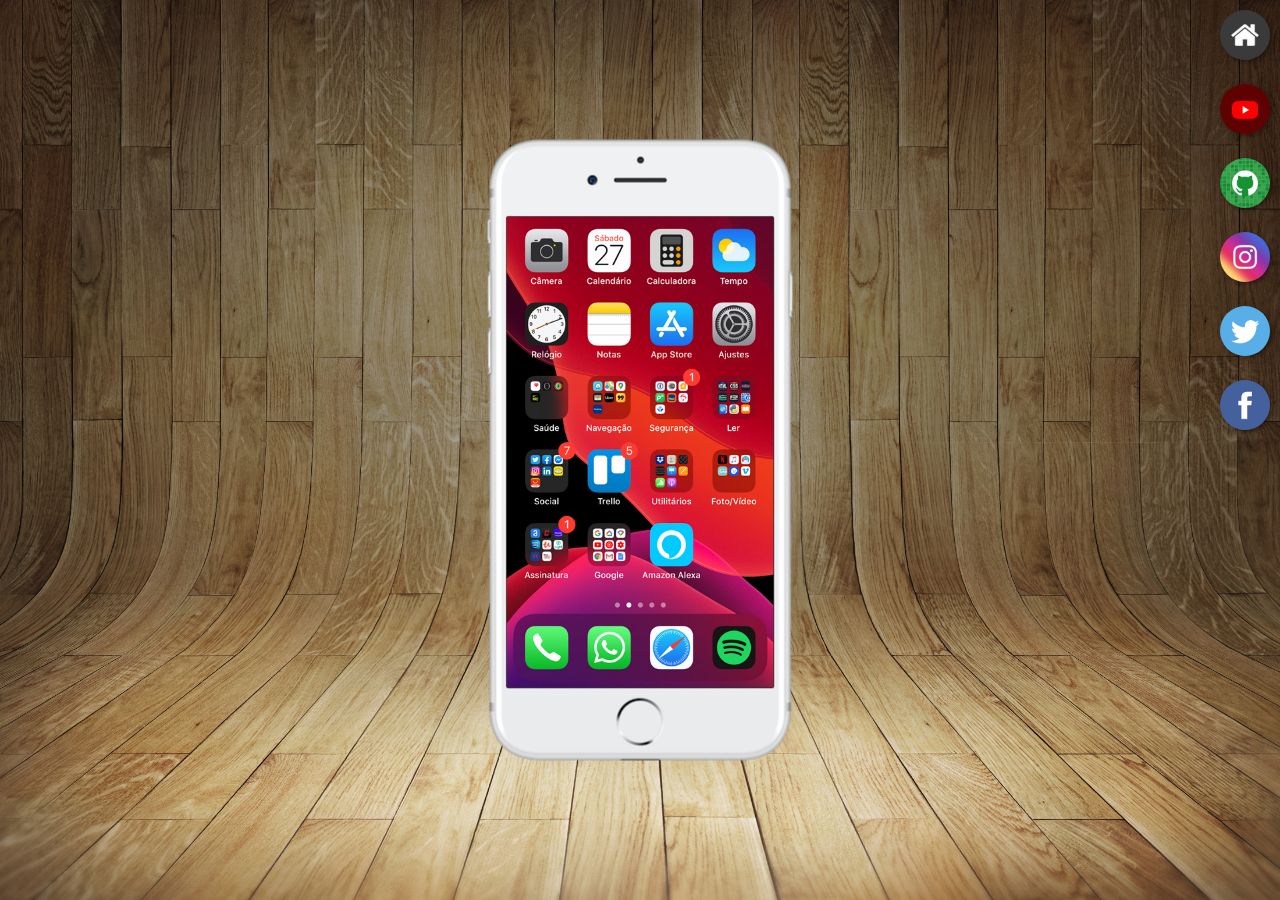
<file: index.html>
<!DOCTYPE html>
<html lang="pt-br">
<head>
    <meta charset="UTF-8">
    <meta http-equiv="X-UA-Compatible" content="IE=edge">
    <meta name="viewport" content="width=device-width, initial-scale=1.0">
    <link rel="shortcut icon" href="favicon.ico" type="image/x-icon">
    <link rel="stylesheet" href="estilos/style.css">
    <title>Projeto Redes Sociais</title>
</head>
<body>
    <main>
        <section id="telefone">
            <iframe src="home.html" name="tela" id="tela"
            frameborder="0">
                Seu navegador não é compatível com isso.
            </iframe>
        </section>
        <section id="redes-sociais">
            <a href="home.html" target="tela"><img src="imagens/logo-home.jpg" alt="Home"></a> <br>
            <a href="youtube.html" target="tela"><img src="imagens/logo-youtube.jpg" alt="YouTube"></a> <br>
            <a href="github.html" target="tela"><img src="imagens/logo-github.jpg" alt="GitHub"></a> <br>
            <a href="instagram.html" target="tela"><img src="imagens/logo-instagram.jpg" alt="Instagram"></a> <br>
            <a href="twitter.html" target="tela"><img src="imagens/logo-twitter.jpg" alt="twitter"></a> <br>
            <a href="facebook.html" target="tela"><img src="imagens/logo-facebook.jpg" alt="Facebook"></a>
        </section>
    </main>
</body>
</html>
</file>
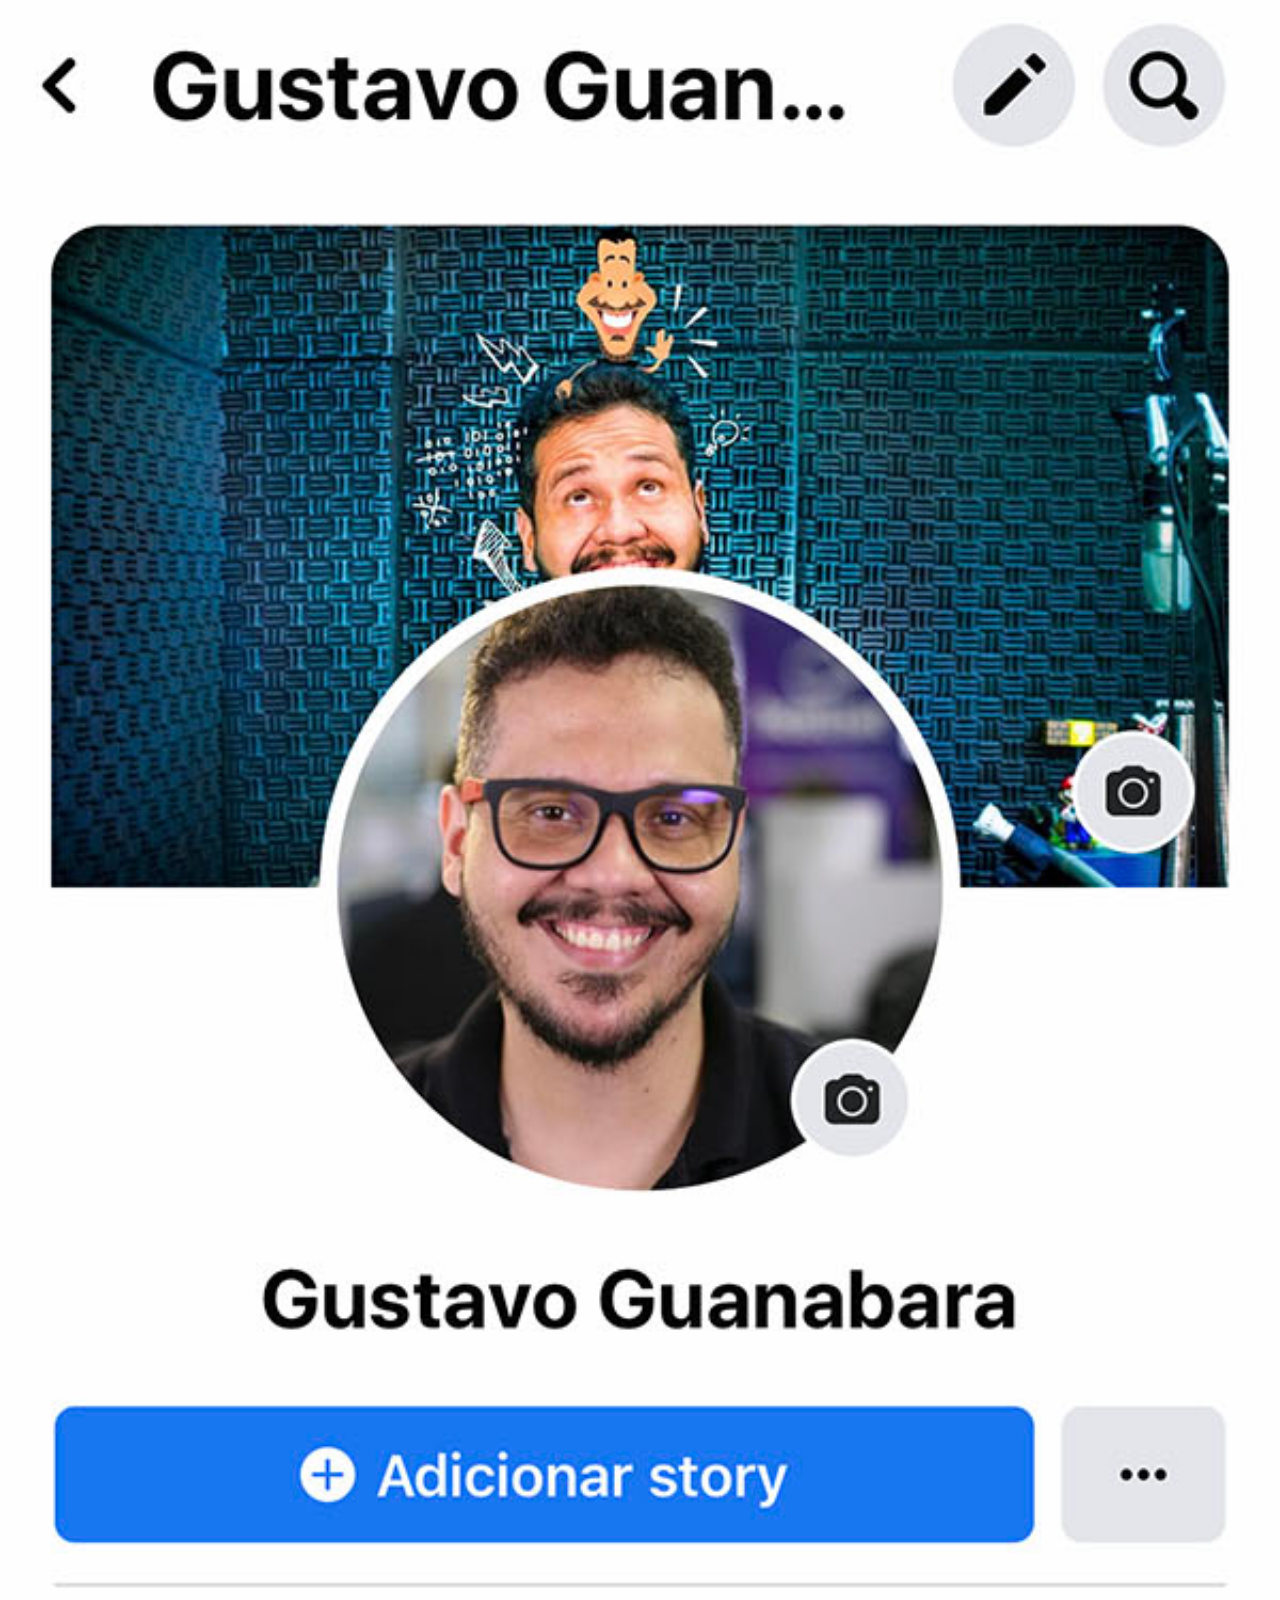
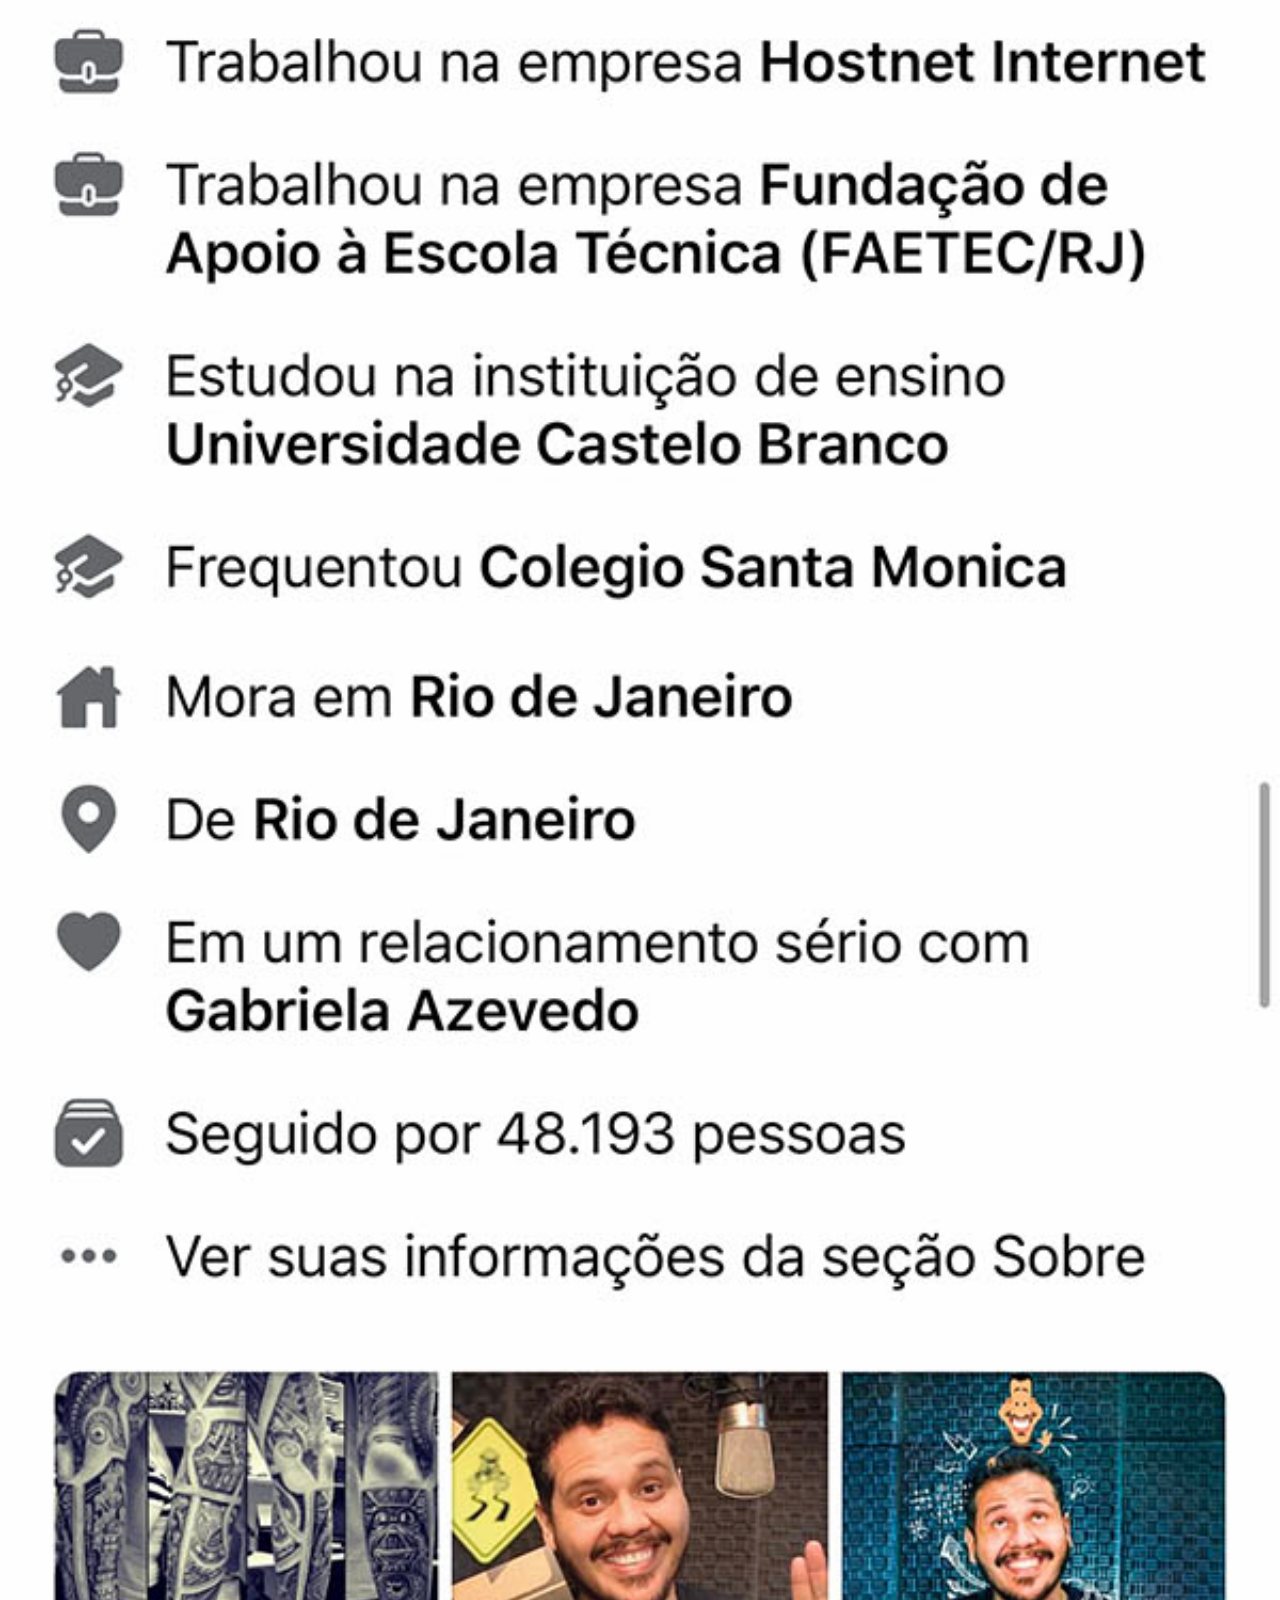
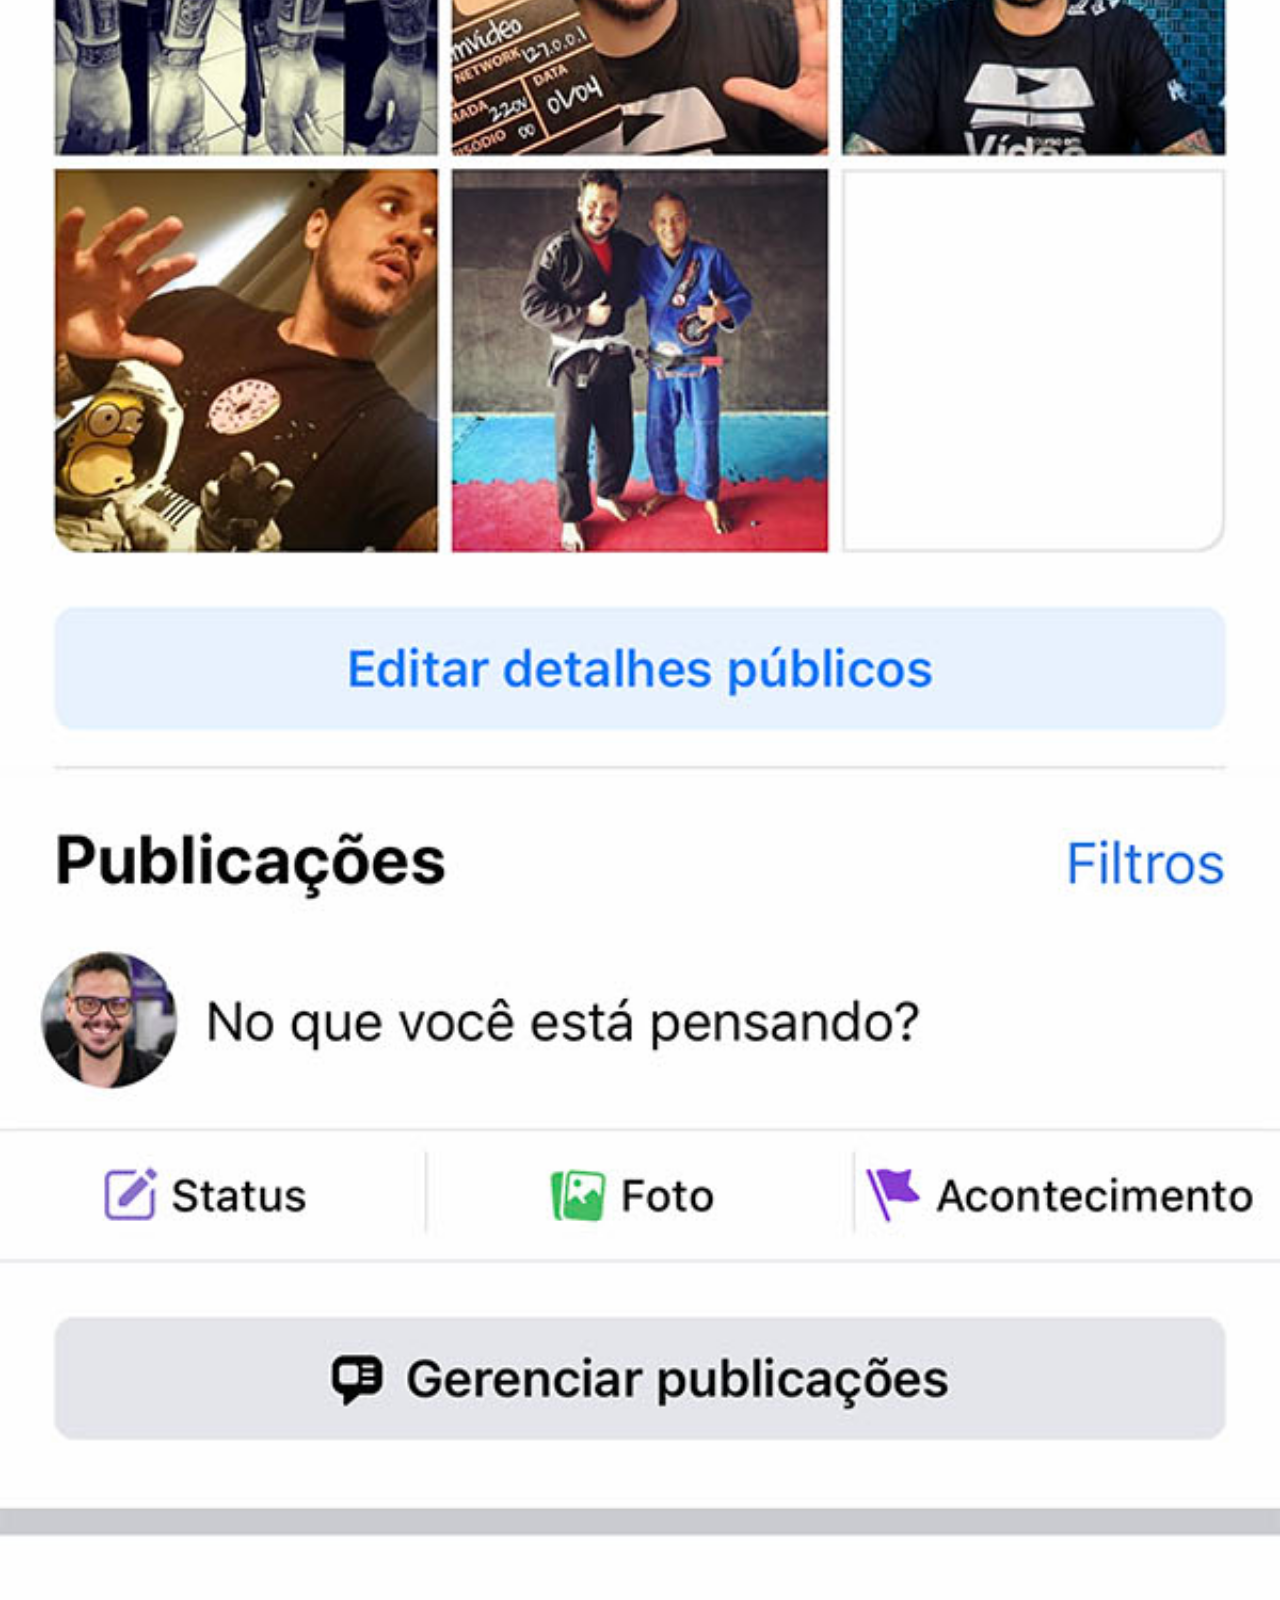
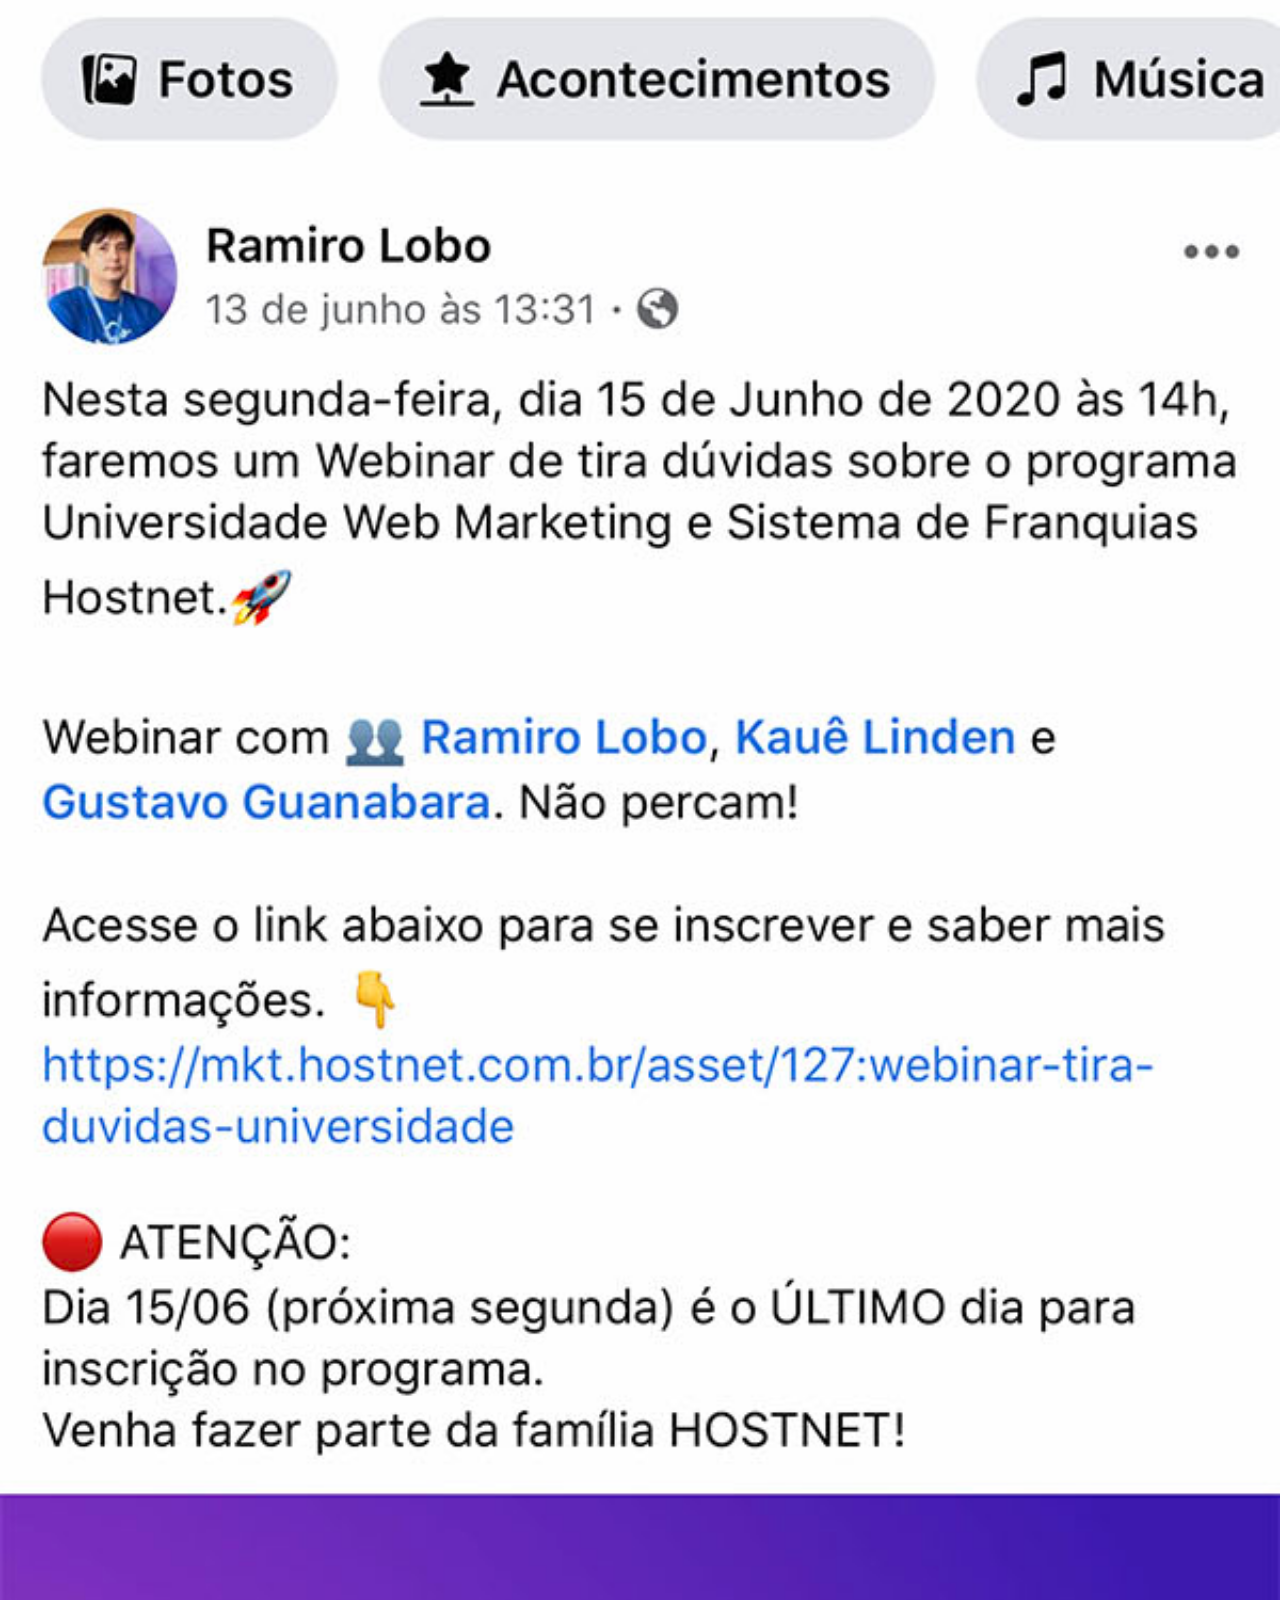
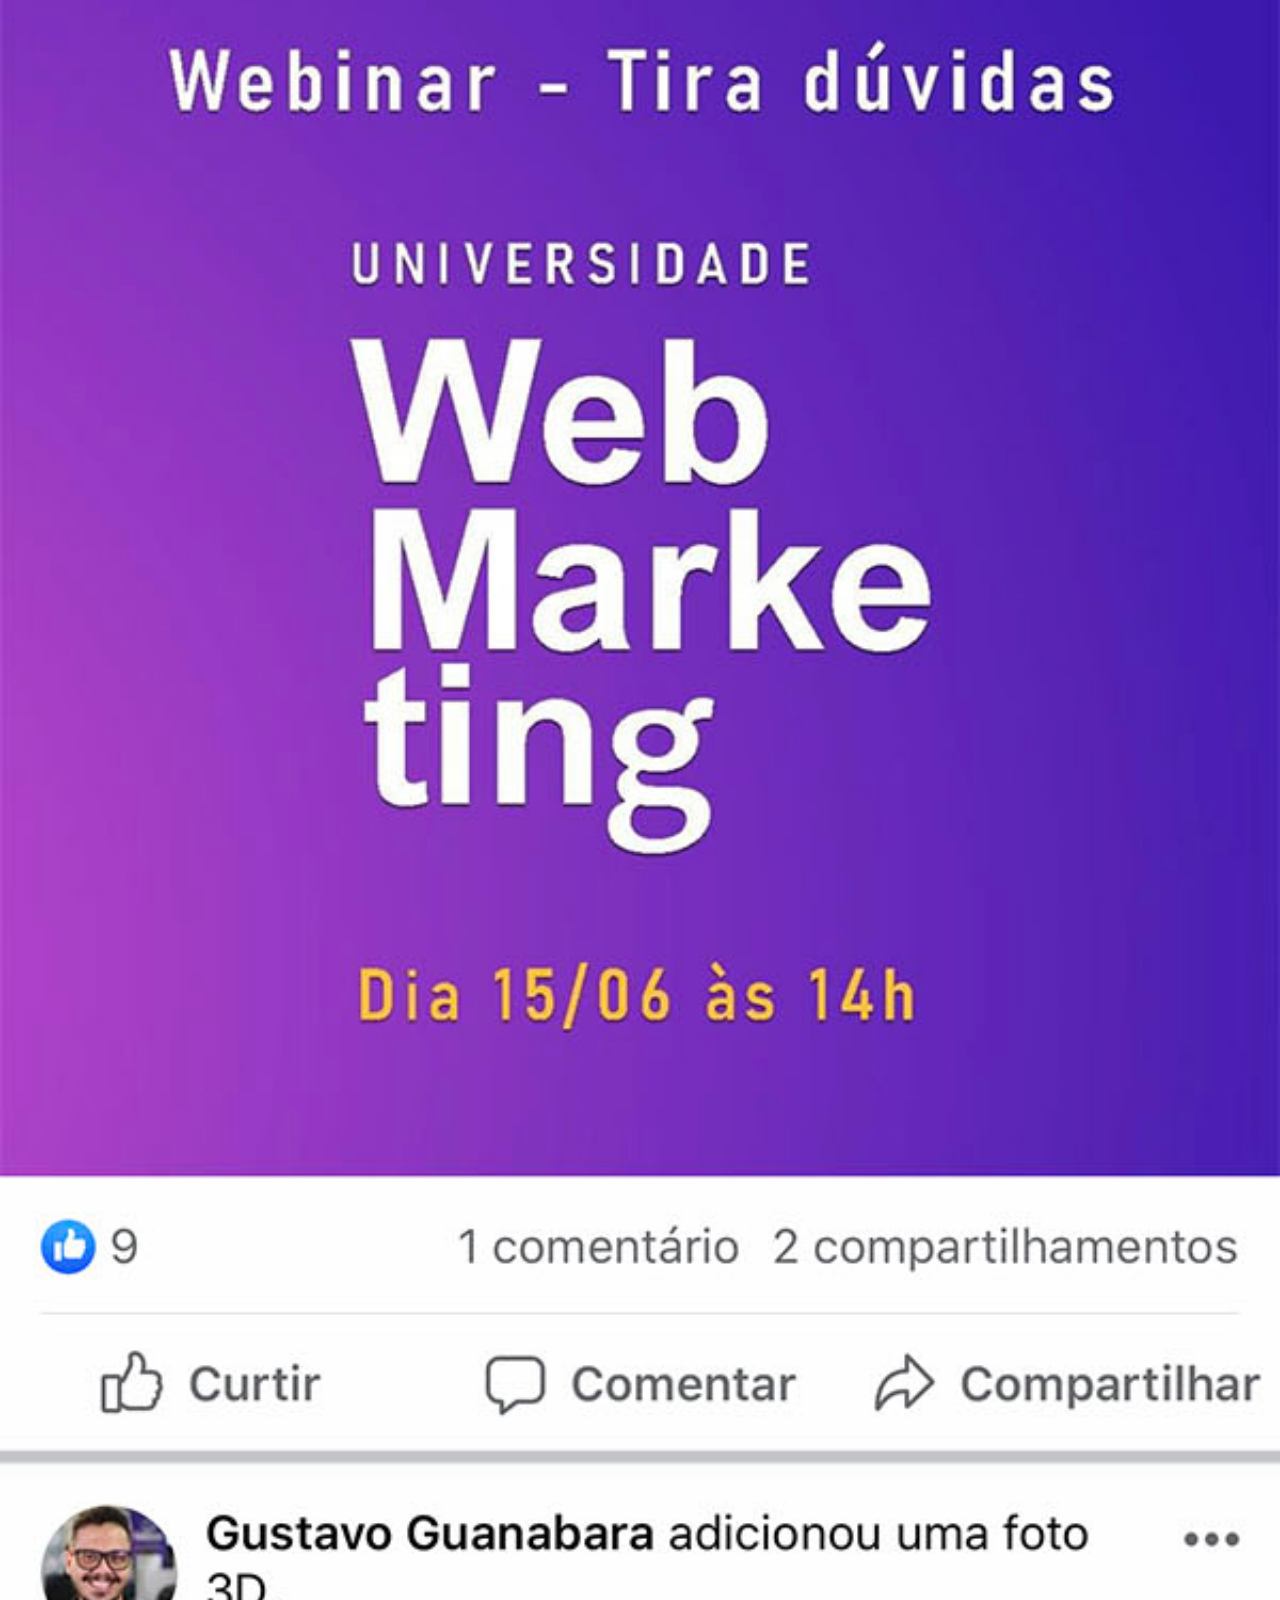
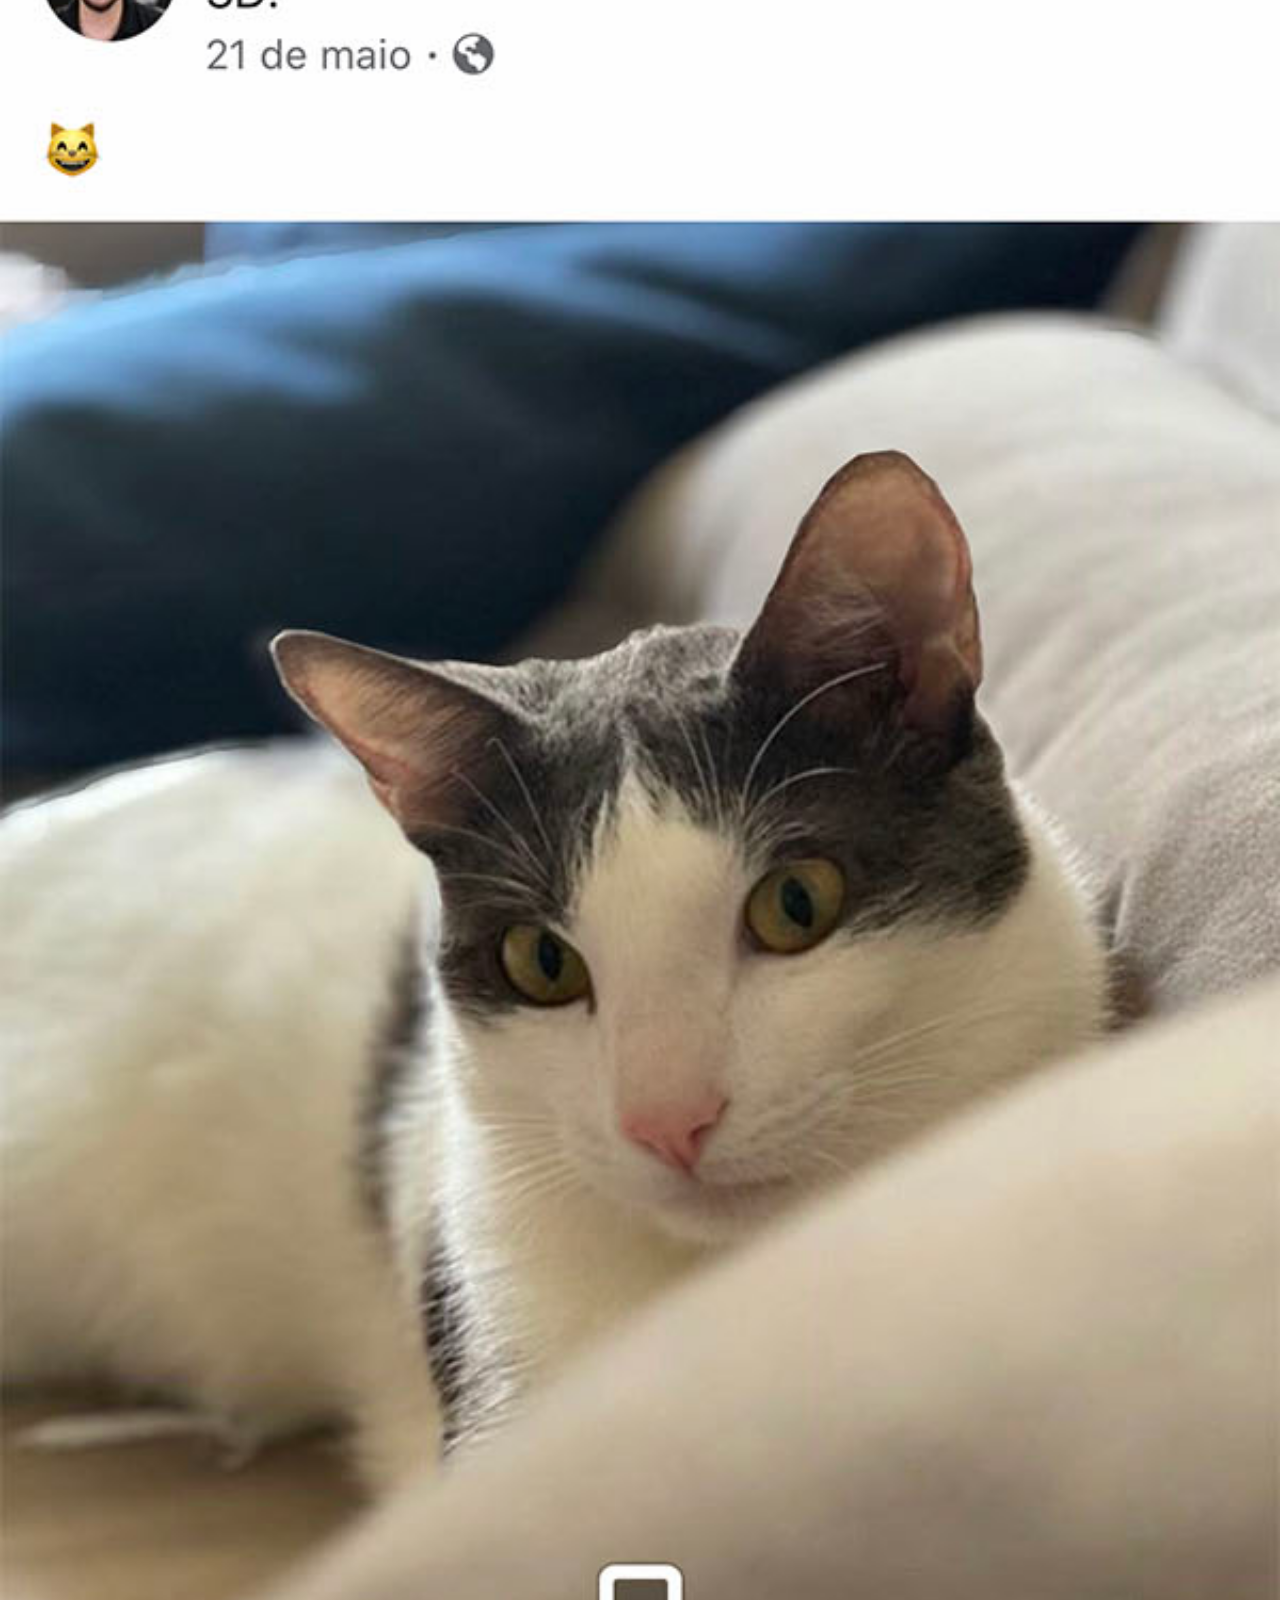
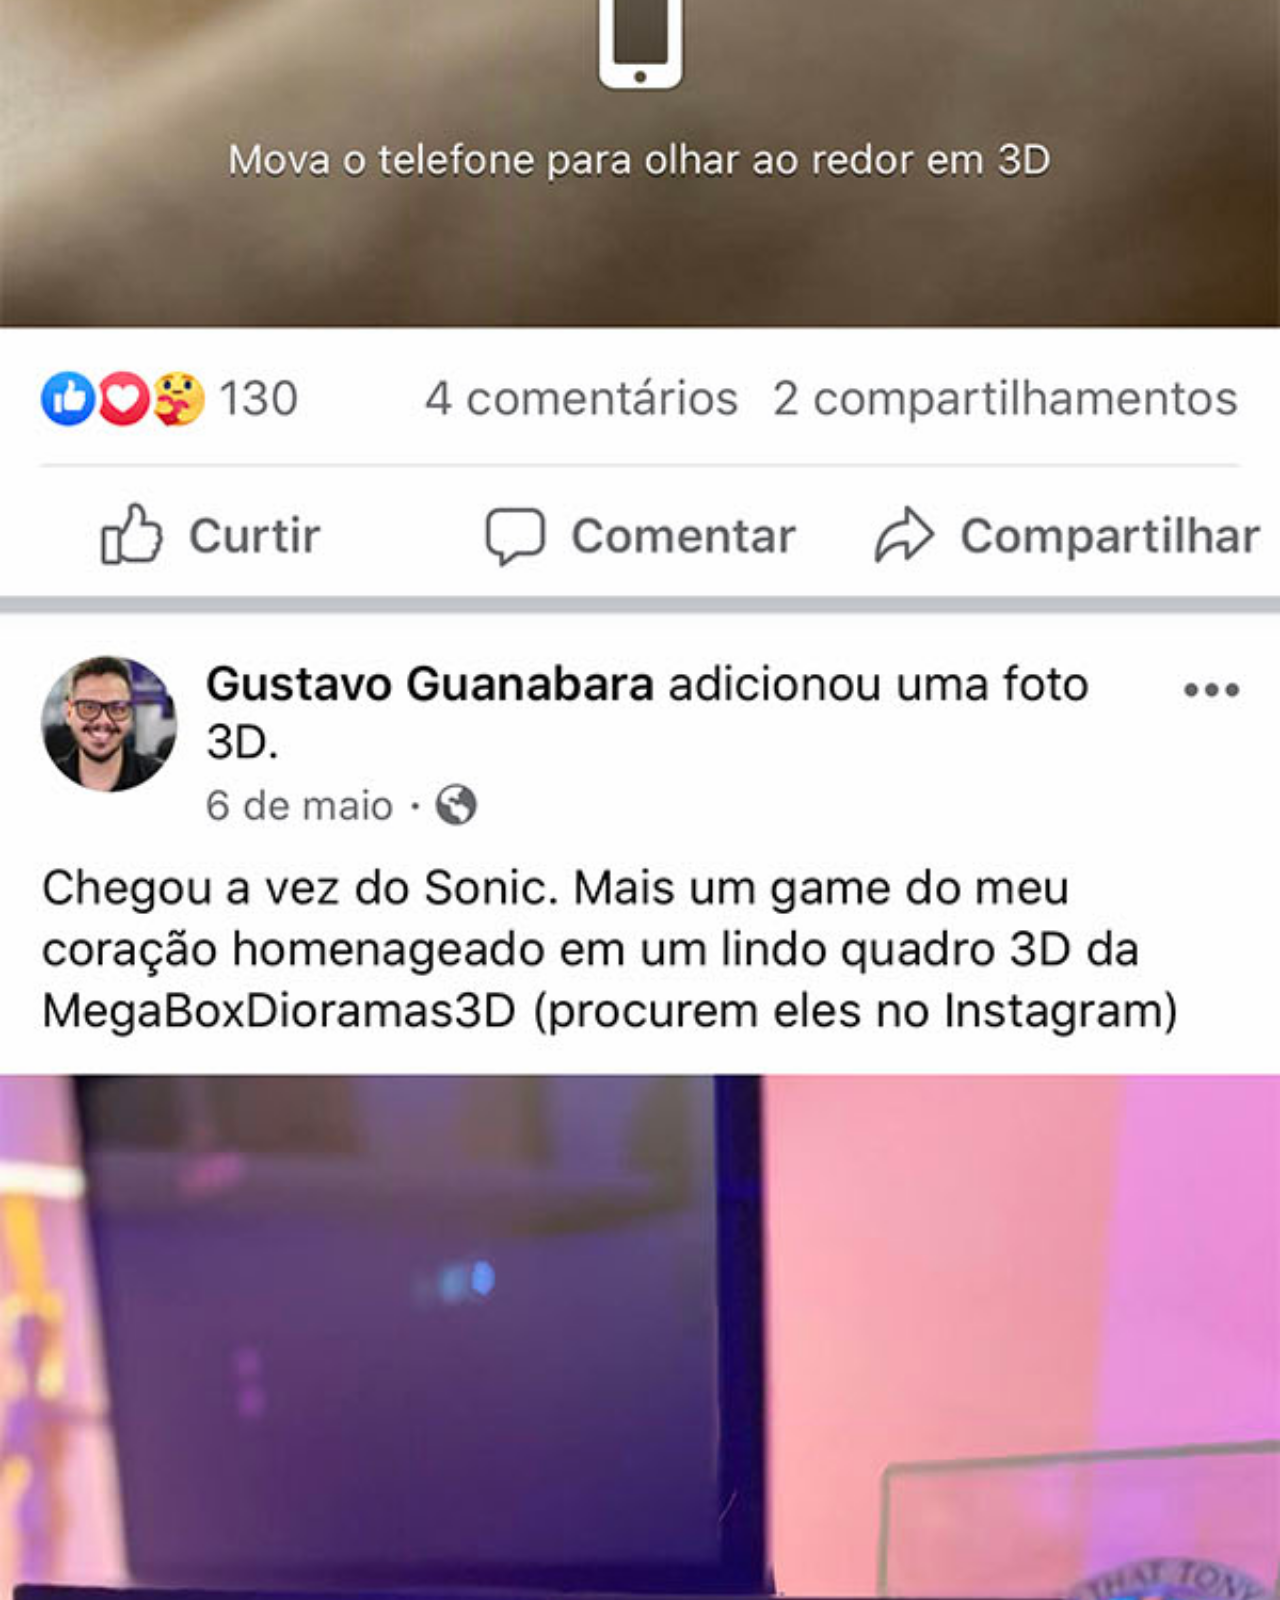
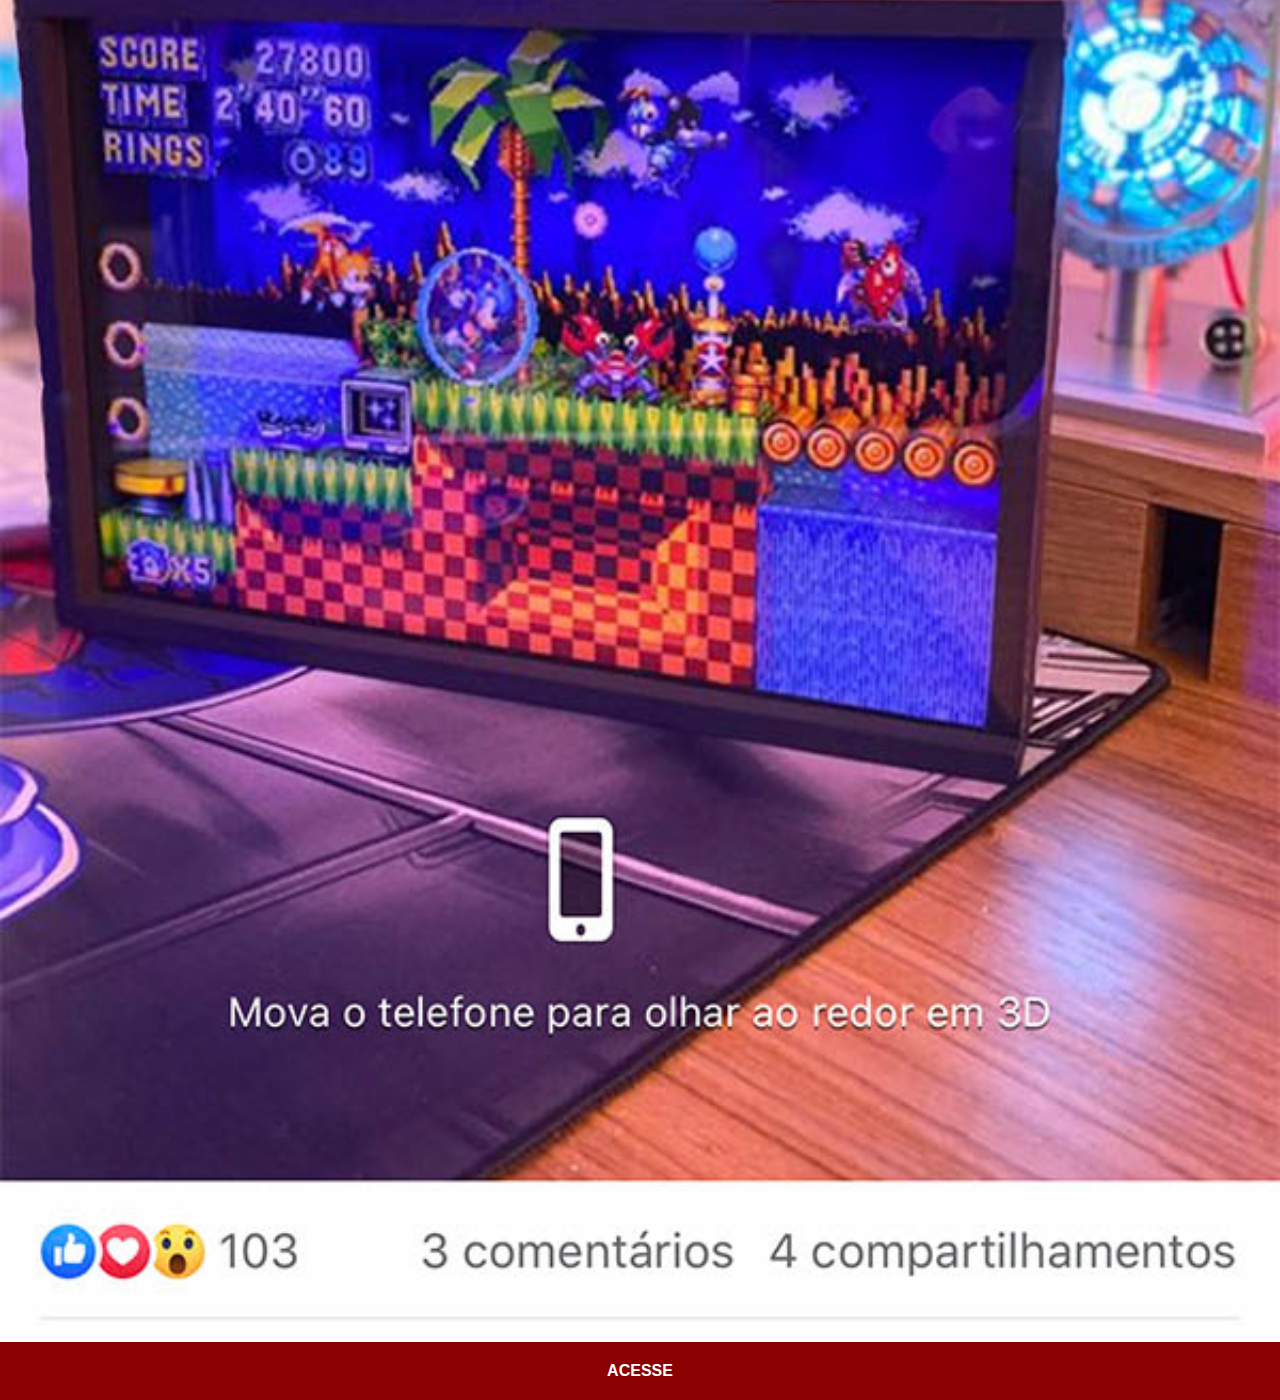
<file: facebook.html>
<!DOCTYPE html>
<html lang="pt-br">
<head>
    <meta charset="UTF-8">
    <meta http-equiv="X-UA-Compatible" content="IE=edge">
    <meta name="viewport" content="width=device-width, initial-scale=1.0">
    <title>Facebook</title>
    <link rel="stylesheet" href="estilos/social.css">
</head>
<body>
    <img src="imagens/tela-facebook.jpg" alt="Facebook">
    <a href="https://www.facebook.com/gustavoguanabara" target="_blank">ACESSE</a>
</body>
</html>
</file>
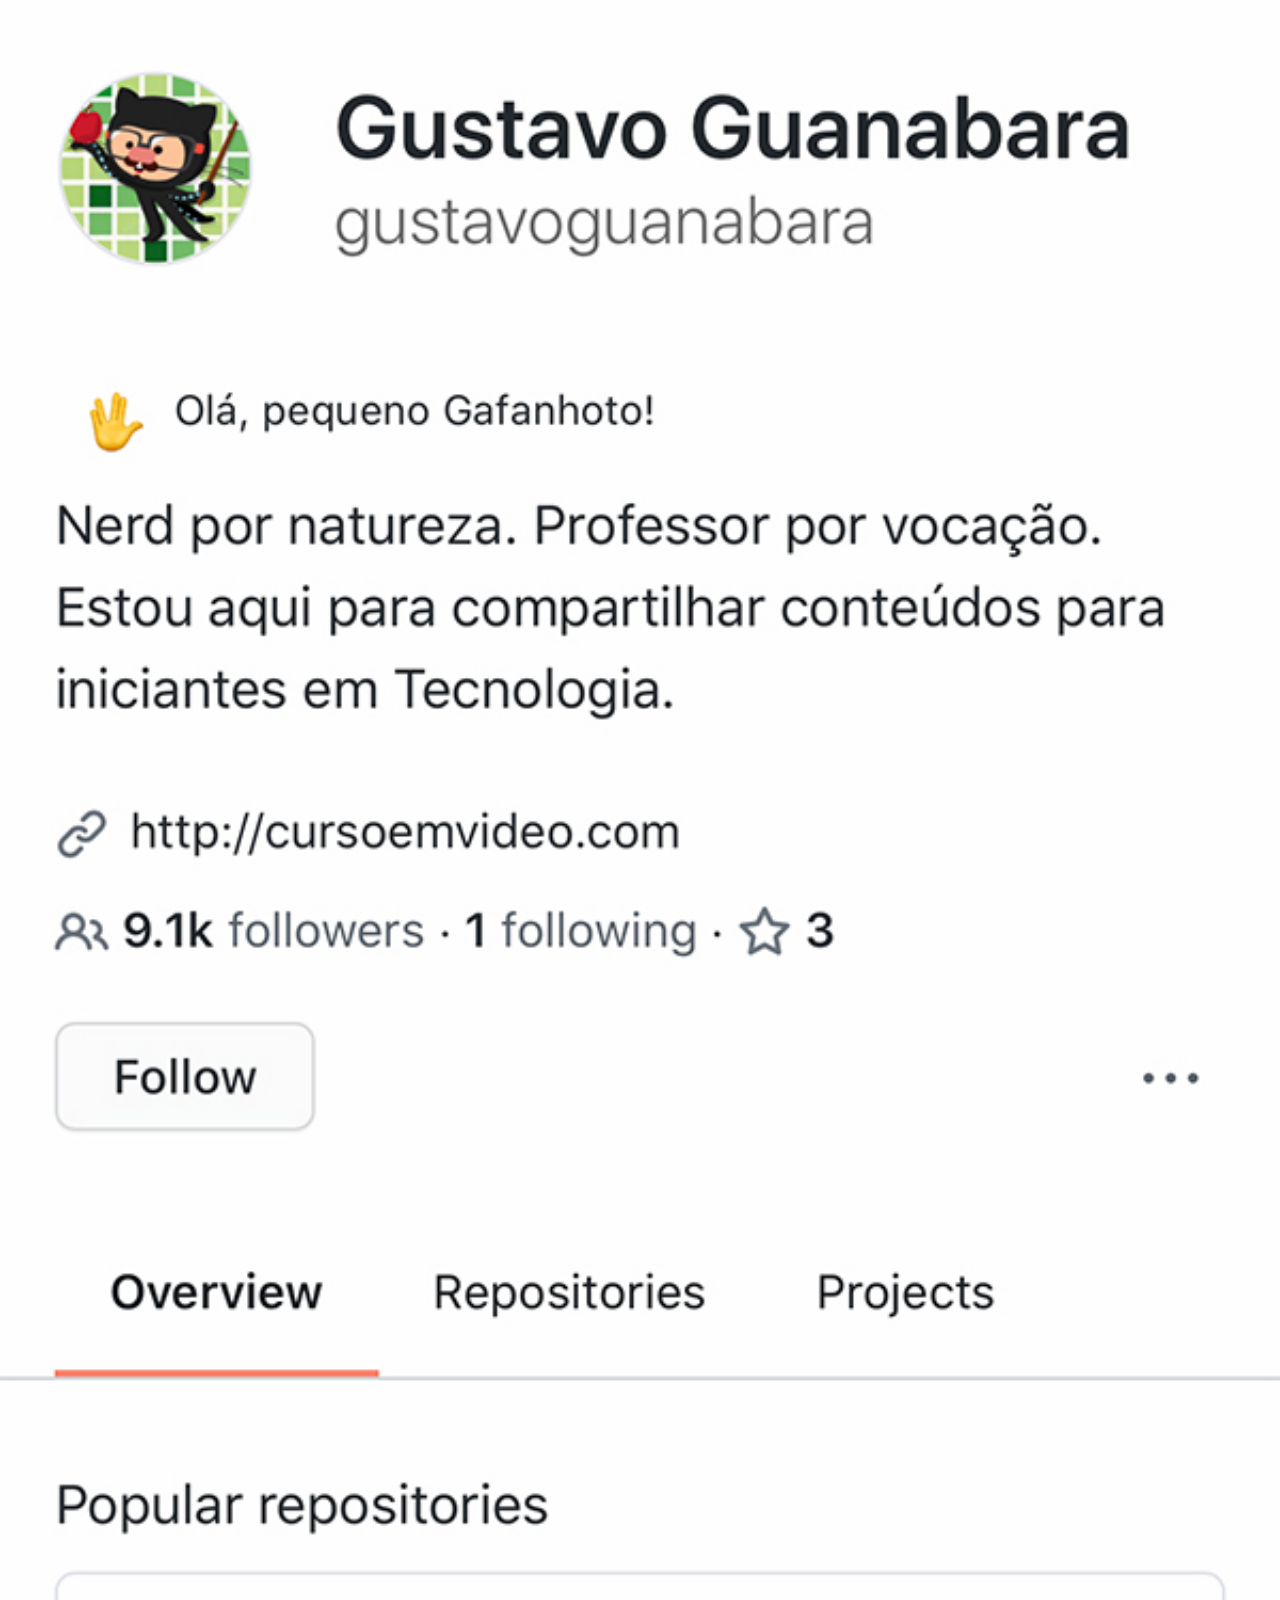
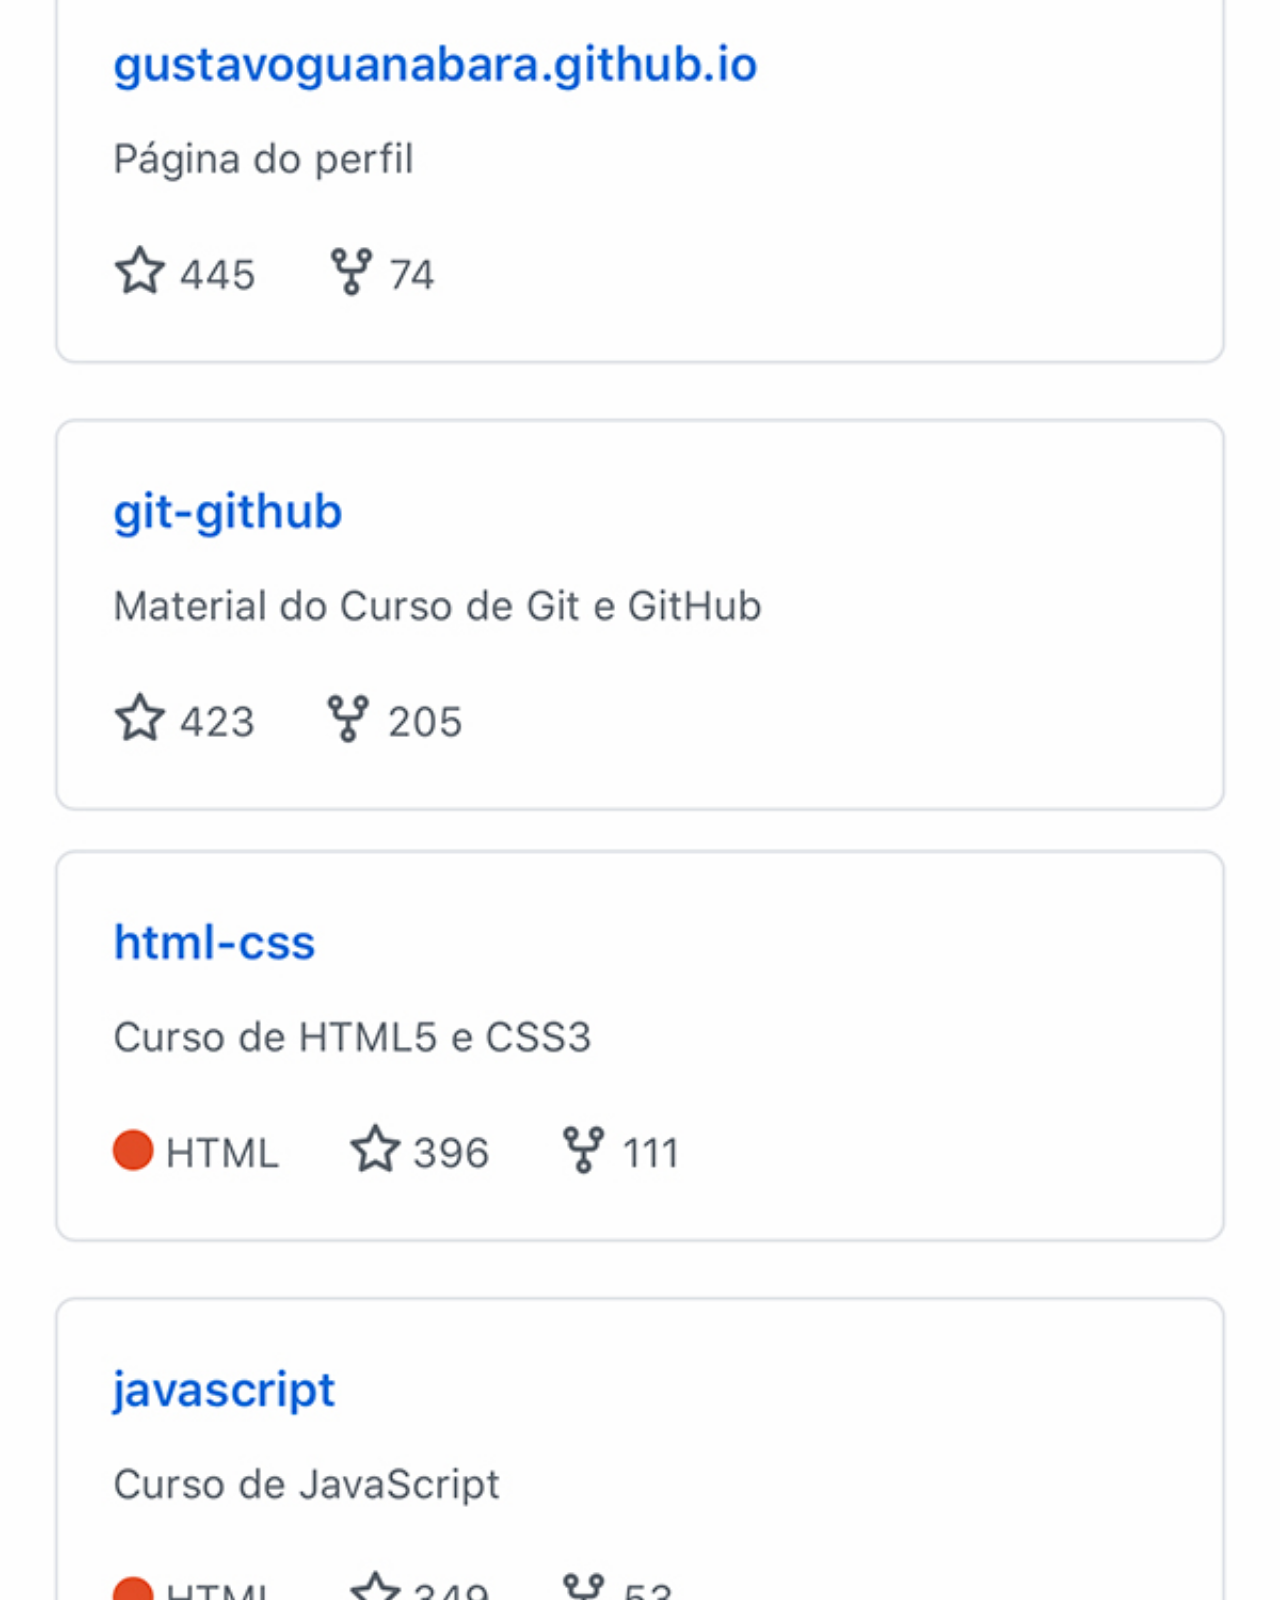
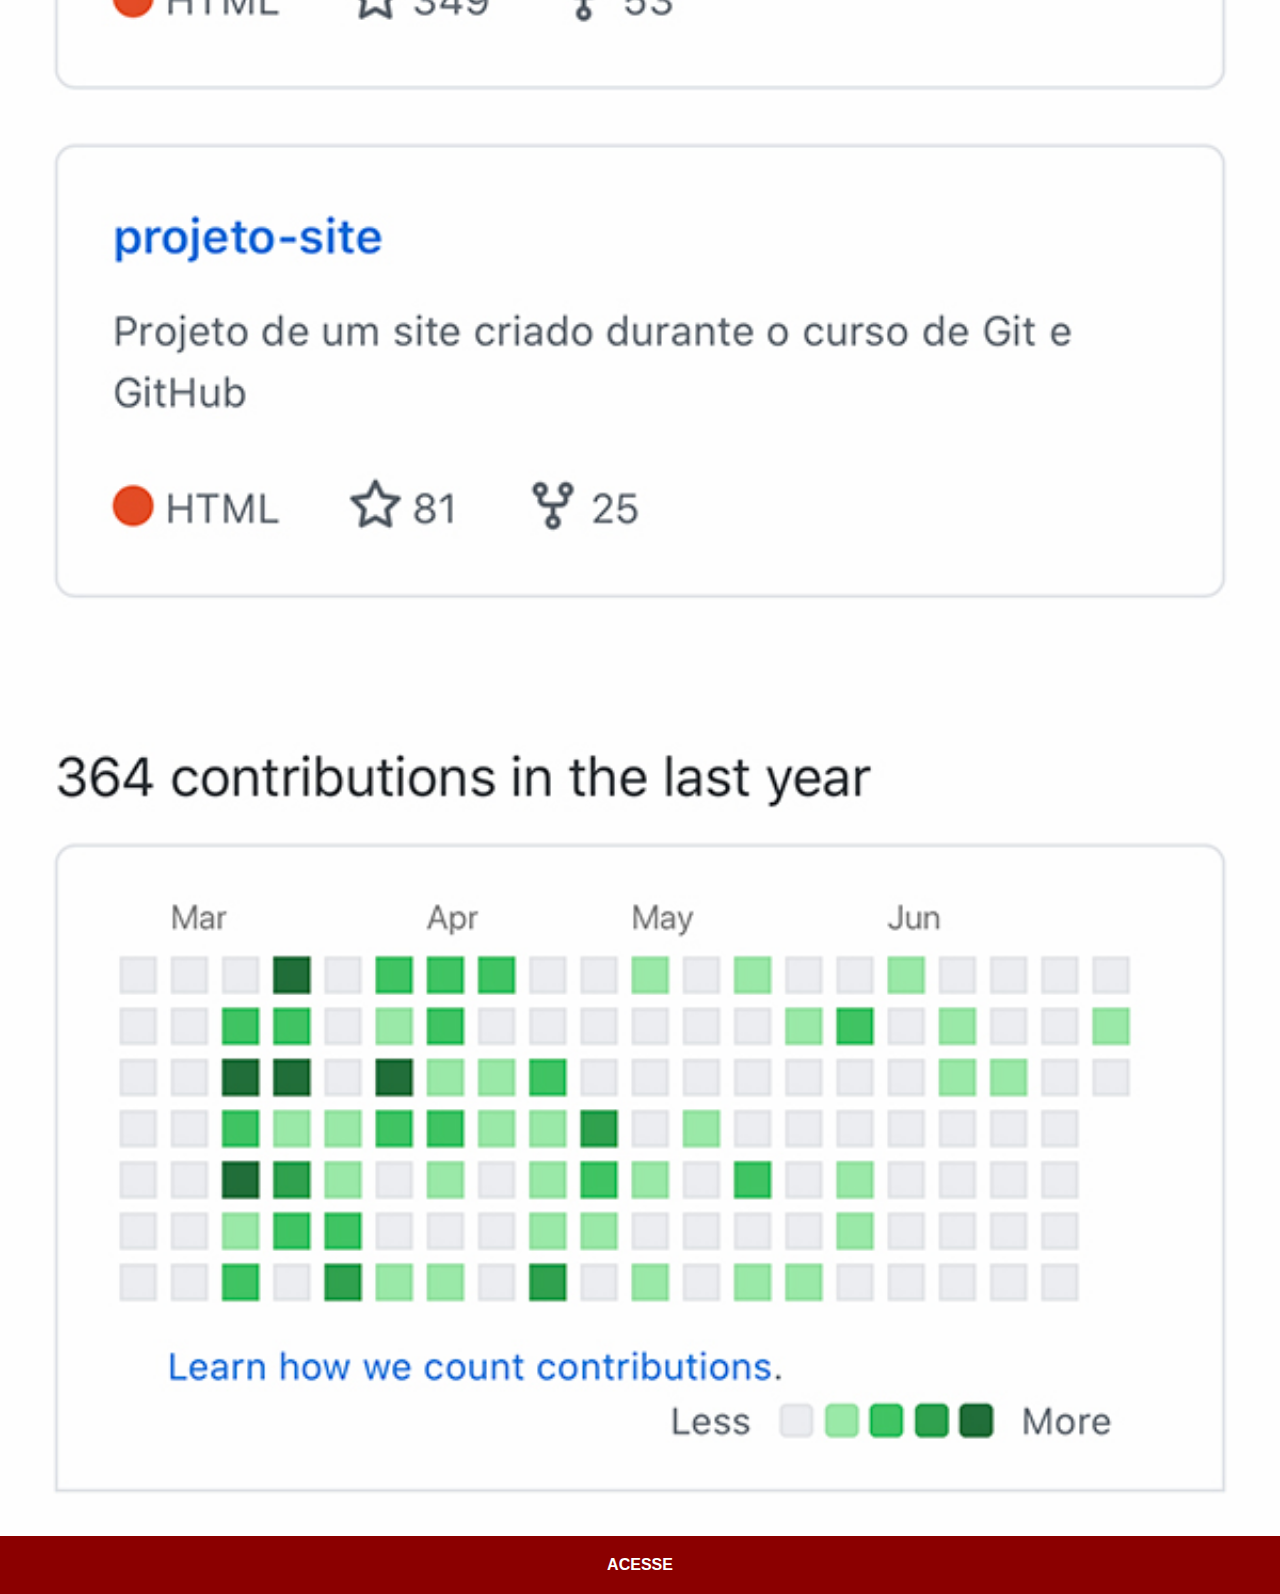
<file: github.html>
<!DOCTYPE html>
<html lang="pt-br">
<head>
    <meta charset="UTF-8">
    <meta http-equiv="X-UA-Compatible" content="IE=edge">
    <meta name="viewport" content="width=device-width, initial-scale=1.0">
    <title>GitHub</title>
    <link rel="stylesheet" href="estilos/social.css">
</head>
<body>
    <img src="imagens/tela-github.jpg" alt="GitHub">
    <a href="https://github.com/gustavoguanabara" target="_blank">ACESSE</a>
</body>
</html>
</file>
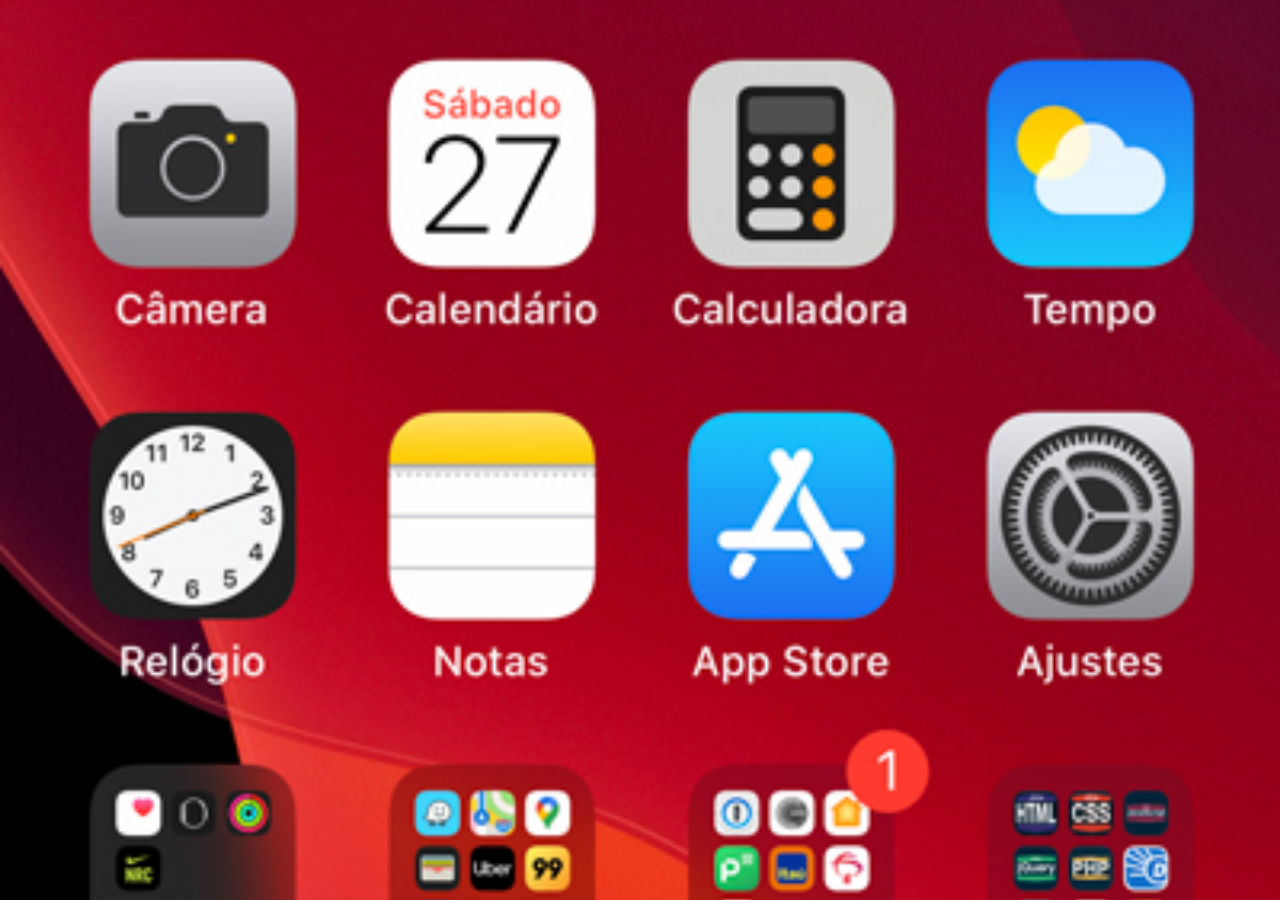
<file: home.html>
<!DOCTYPE html>
<html lang="pt-br">
<head>
    <meta charset="UTF-8">
    <meta http-equiv="X-UA-Compatible" content="IE=edge">
    <meta name="viewport" content="width=device-width, initial-scale=1.0">
    <title>Home</title>

    <style>
        * {
            margin: 0px;
            padding: 0px;
        }

        body  {
            width: 100vw;
            height: 100vh;
            background: black url('imagens/tela-home.jpg') no-repeat top center;
            background-size: cover;
        }
    </style>
</head>    
<body>
    
</body>
</html>
</file>
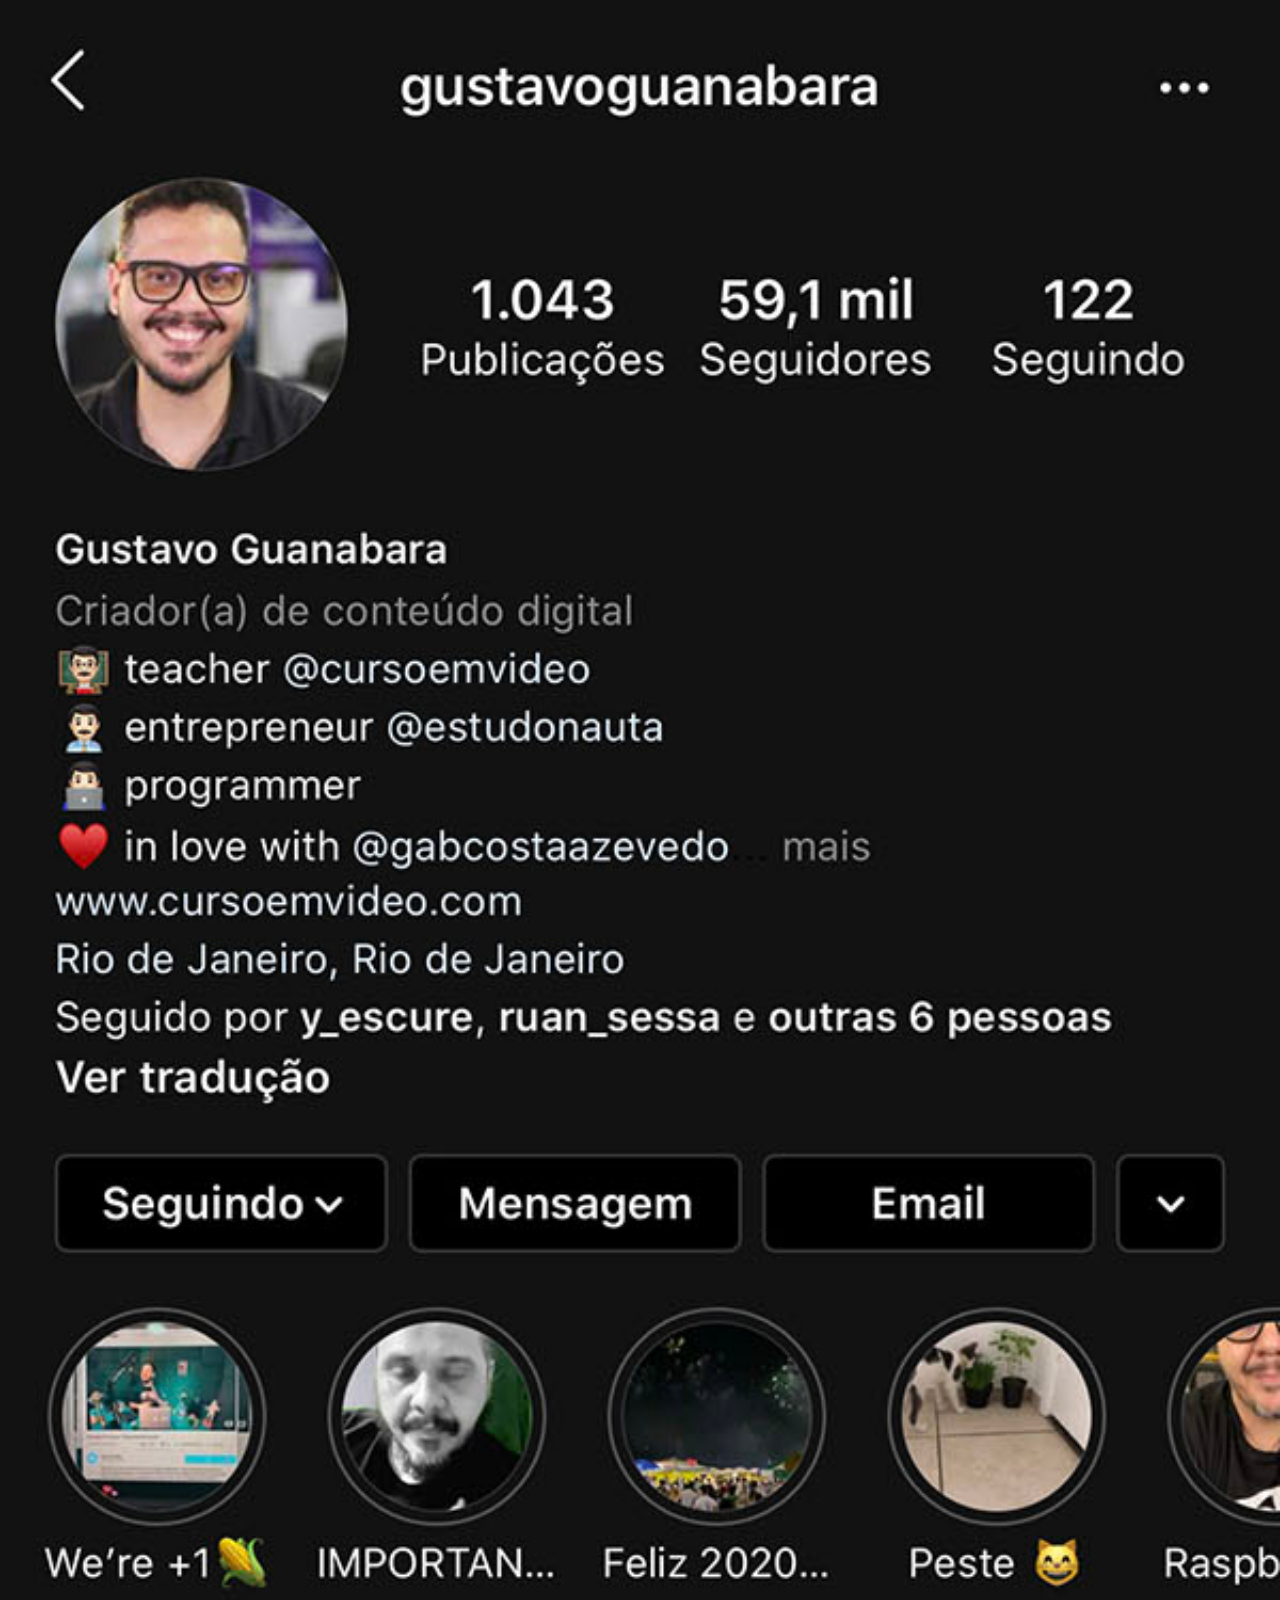
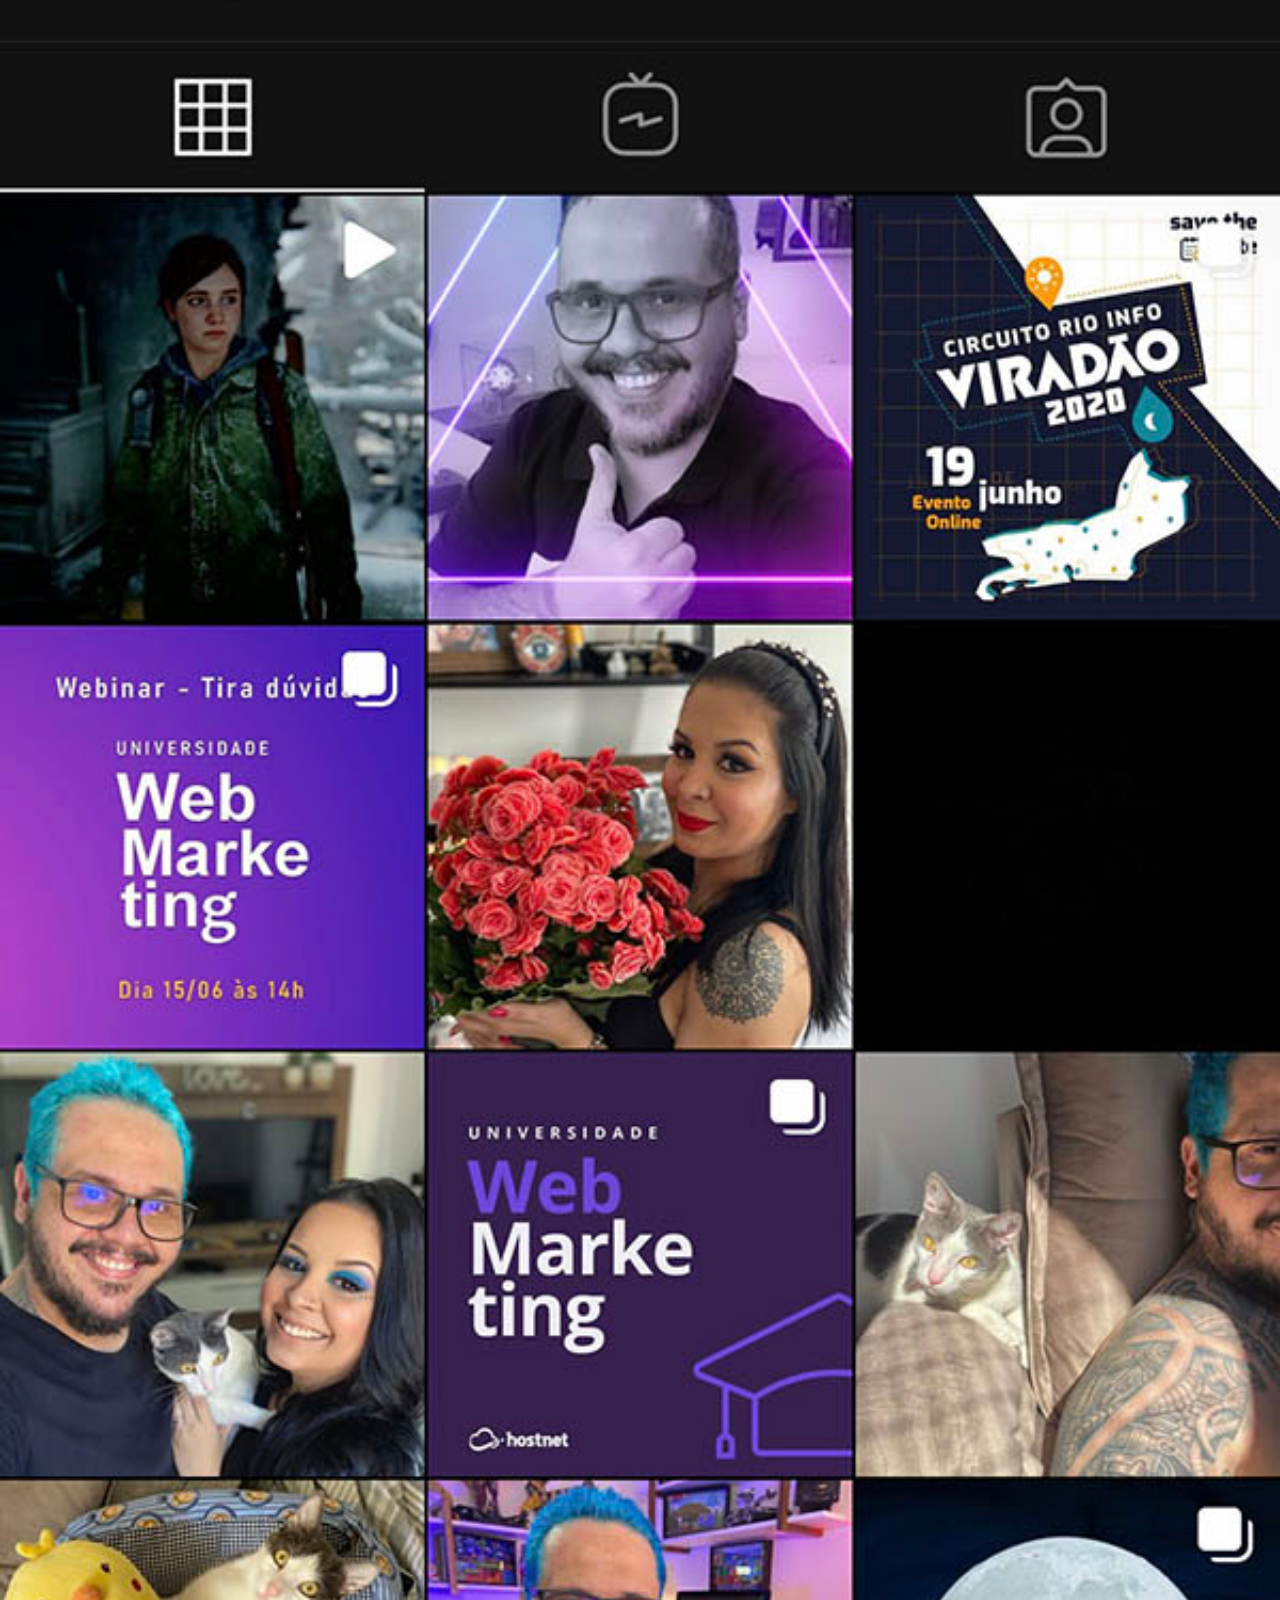
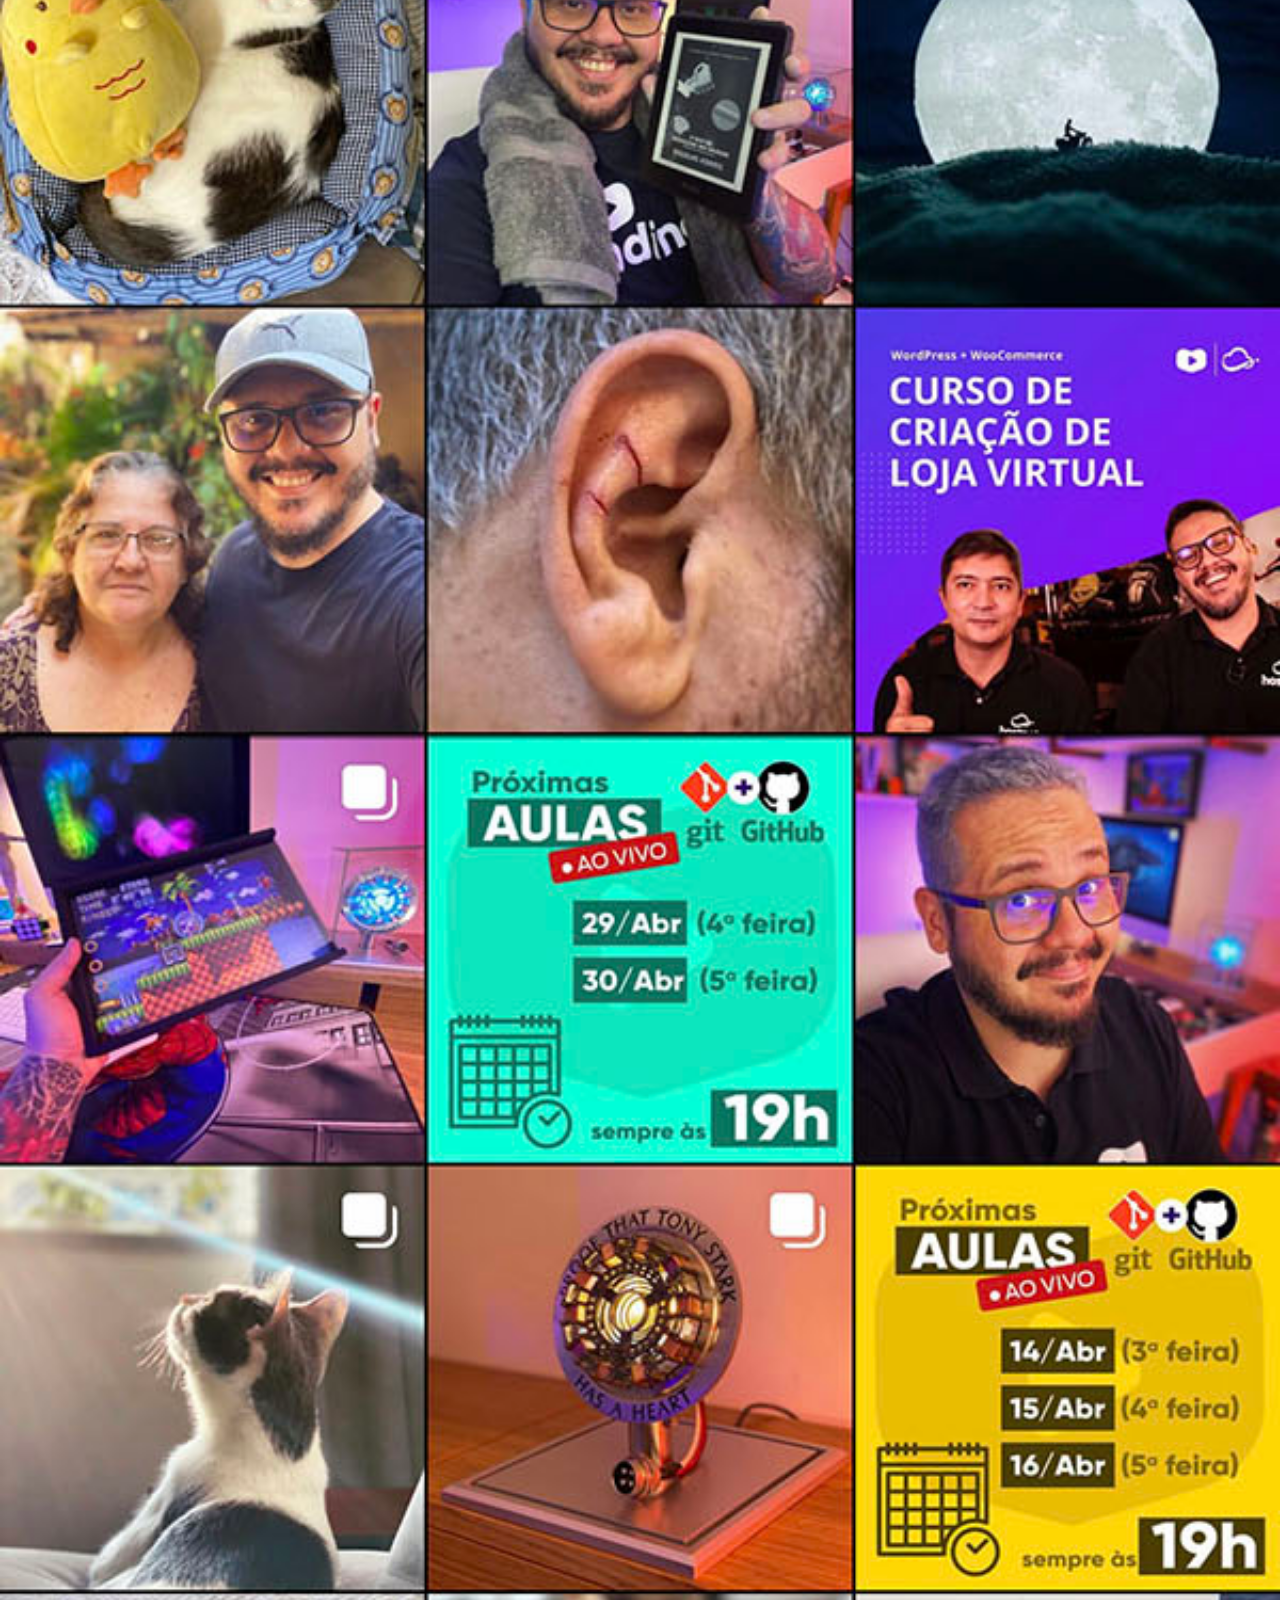
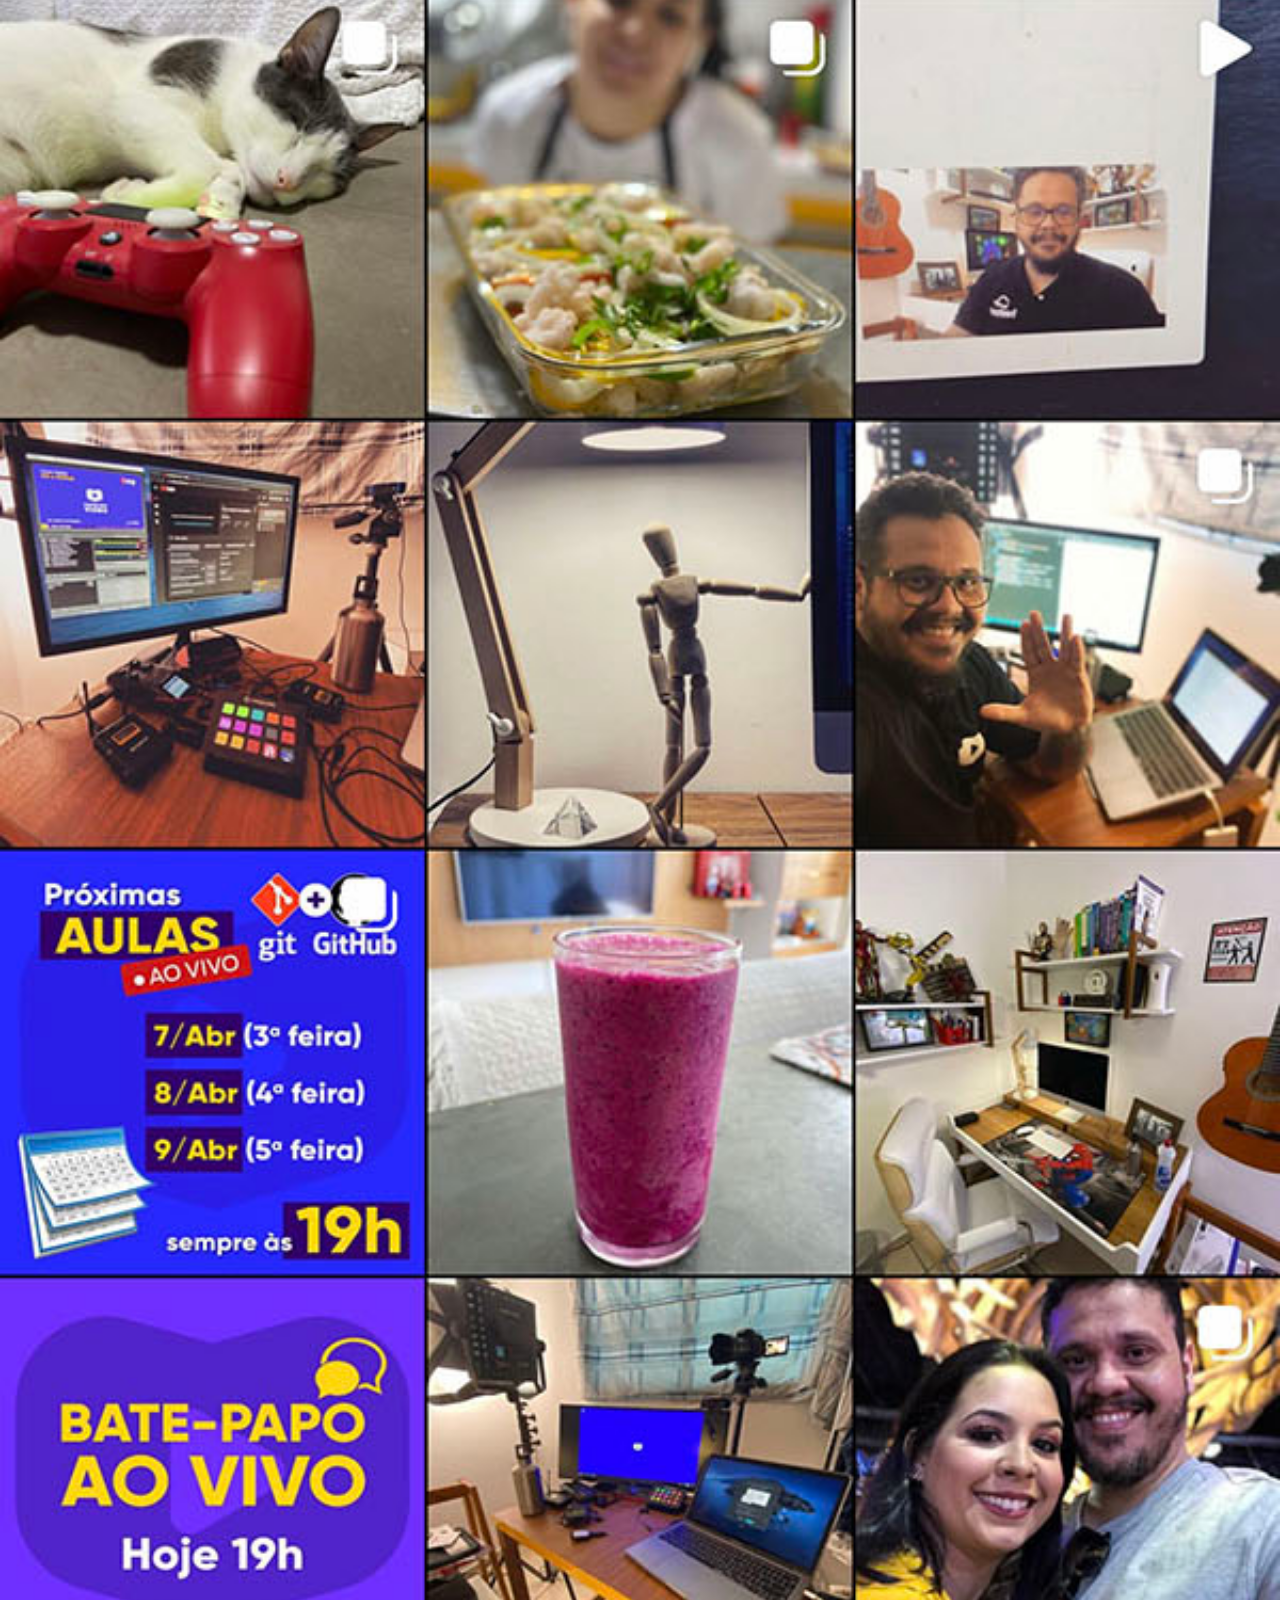
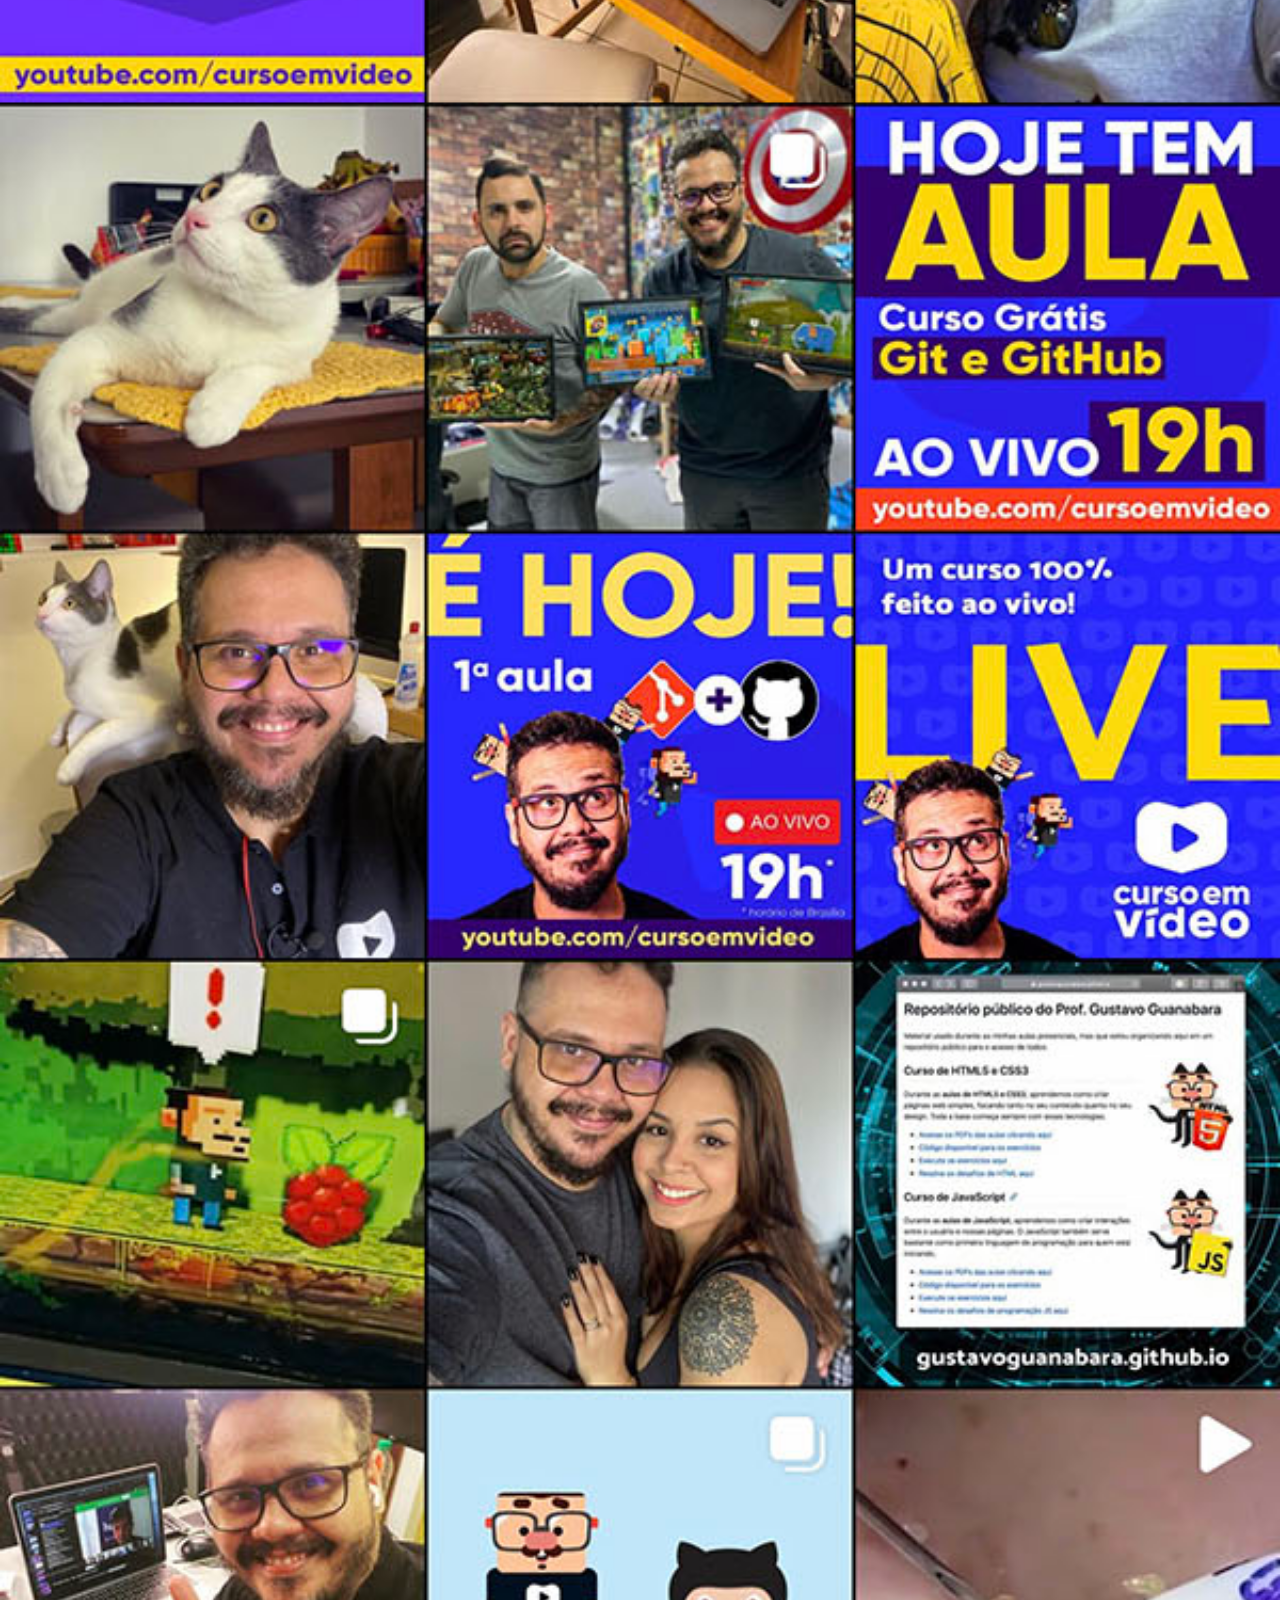
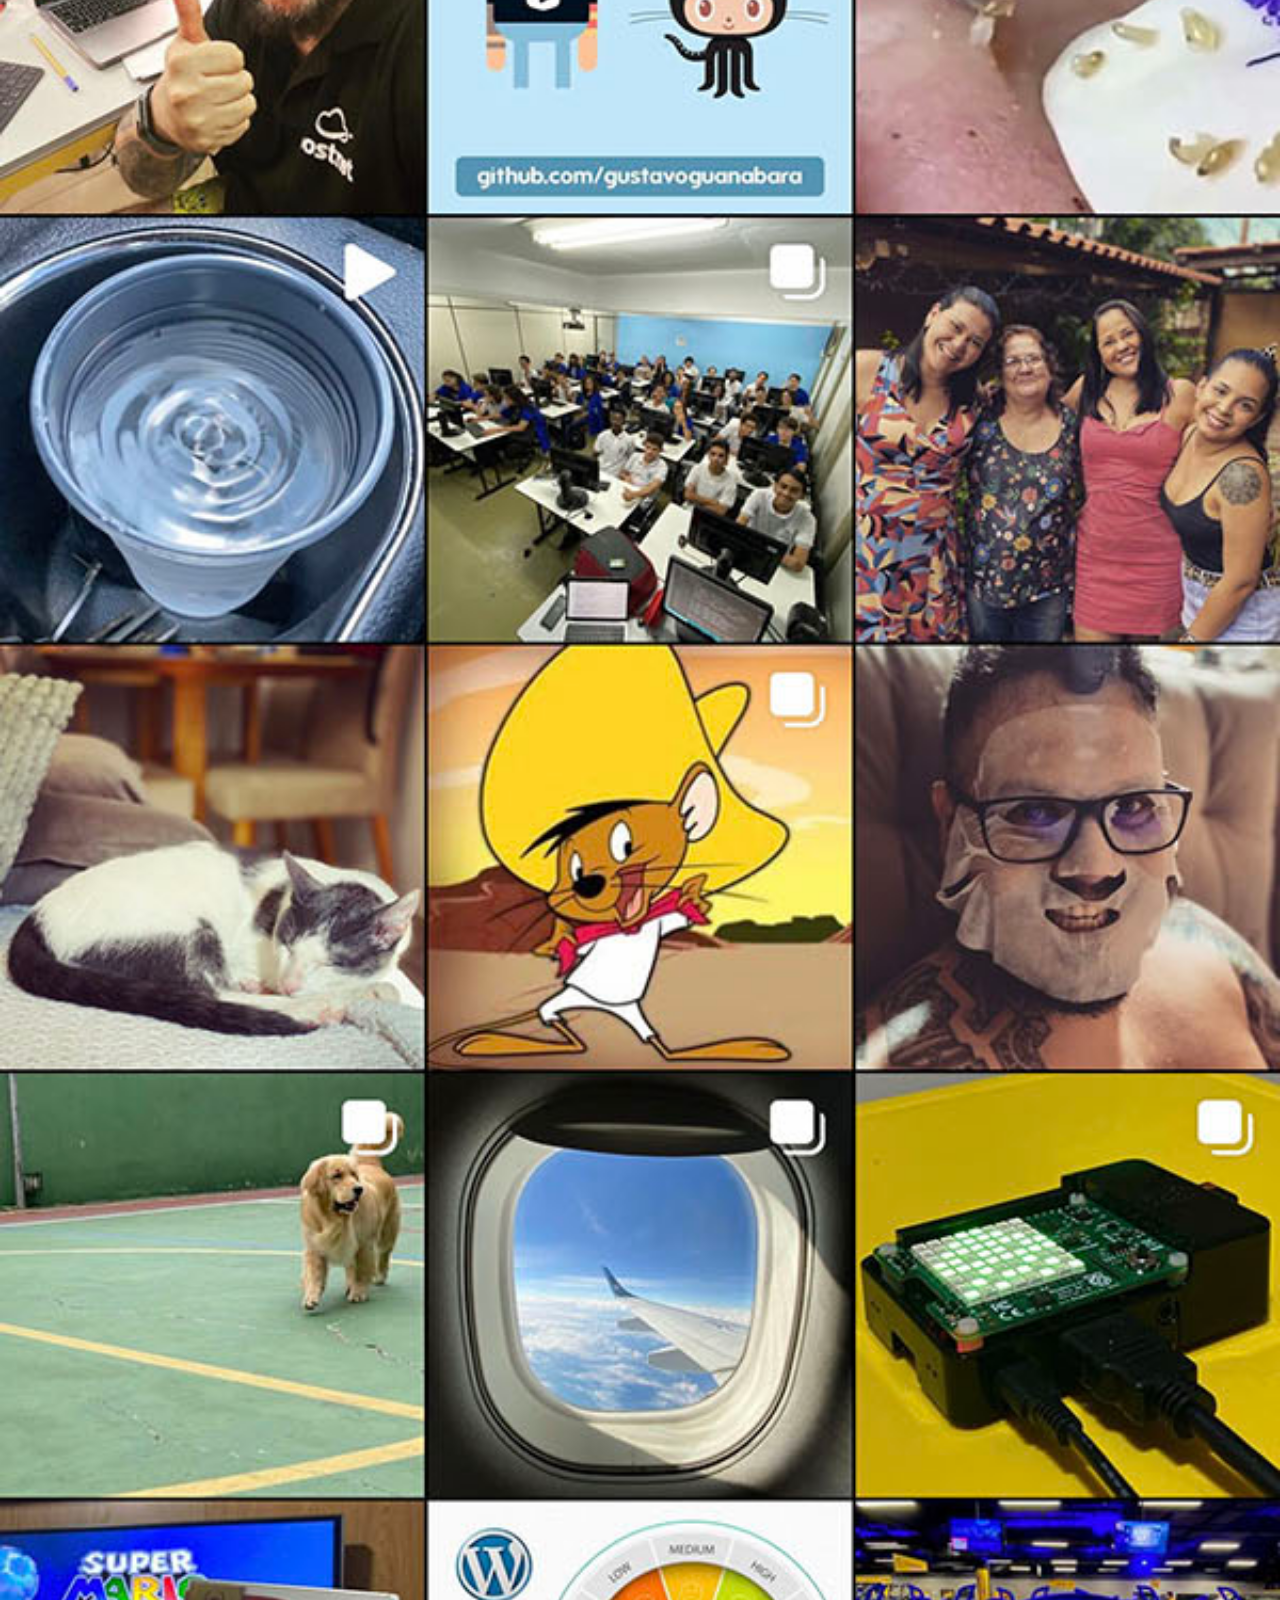
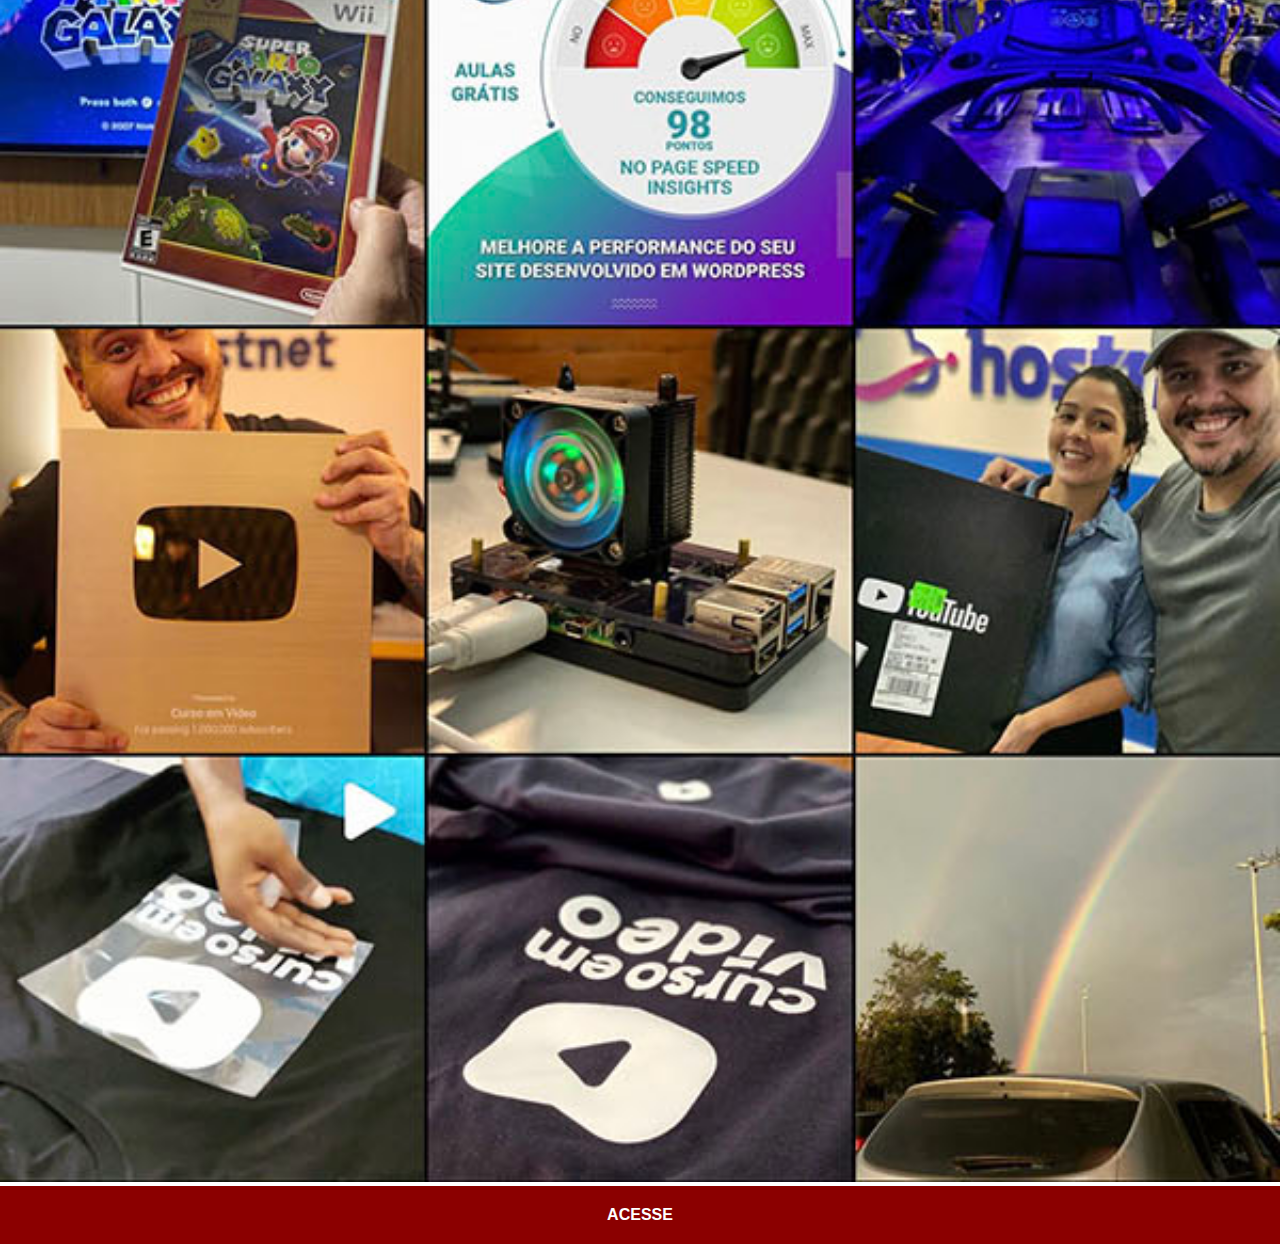
<file: instagram.html>
<!DOCTYPE html>
<html lang="pt-br">
<head>
    <meta charset="UTF-8">
    <meta http-equiv="X-UA-Compatible" content="IE=edge">
    <meta name="viewport" content="width=device-width, initial-scale=1.0">
    <title>Instagram</title>
    <link rel="stylesheet" href="estilos/social.css">
</head>
<body>
    <img src="imagens/tela-instagram.jpg" alt="Instagram">
    <a href="https://www.instagram.com/gustavoguanabara/" target="_blank">ACESSE</a>
</body>
</html>
</file>
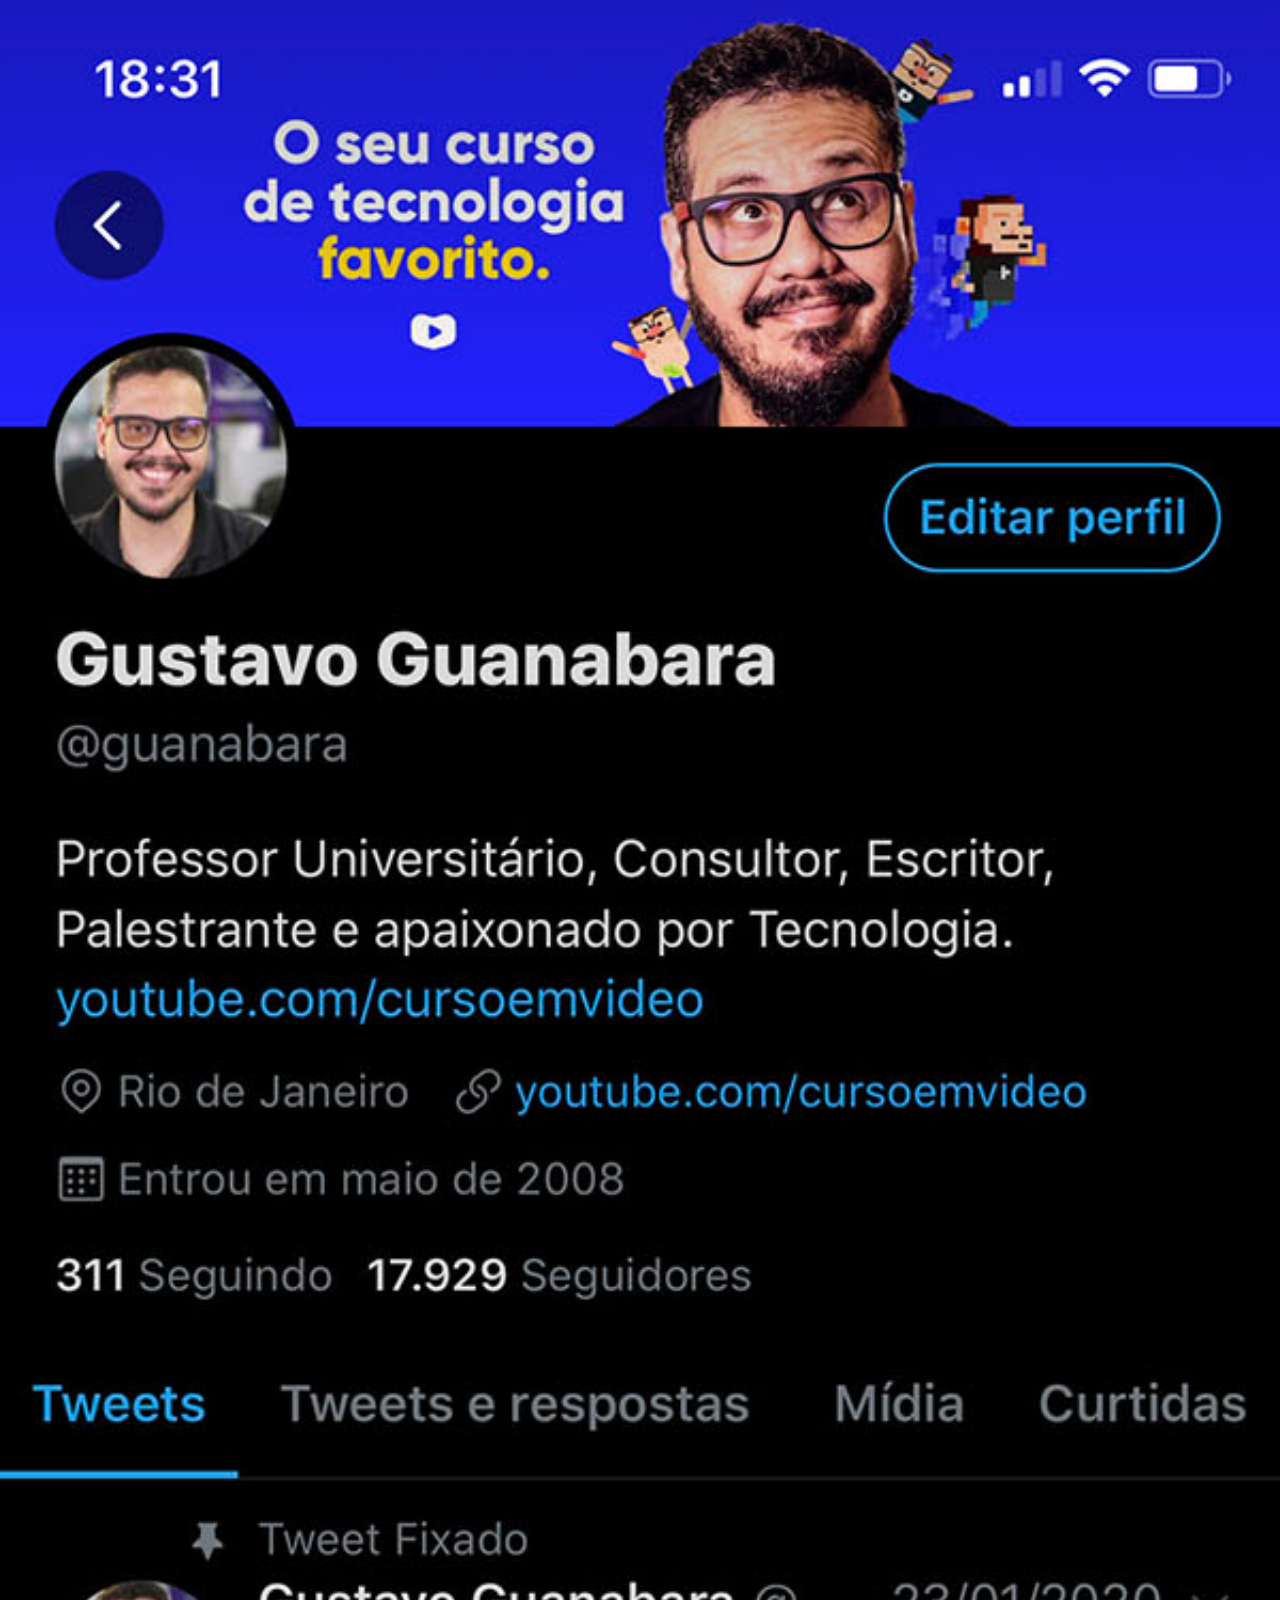
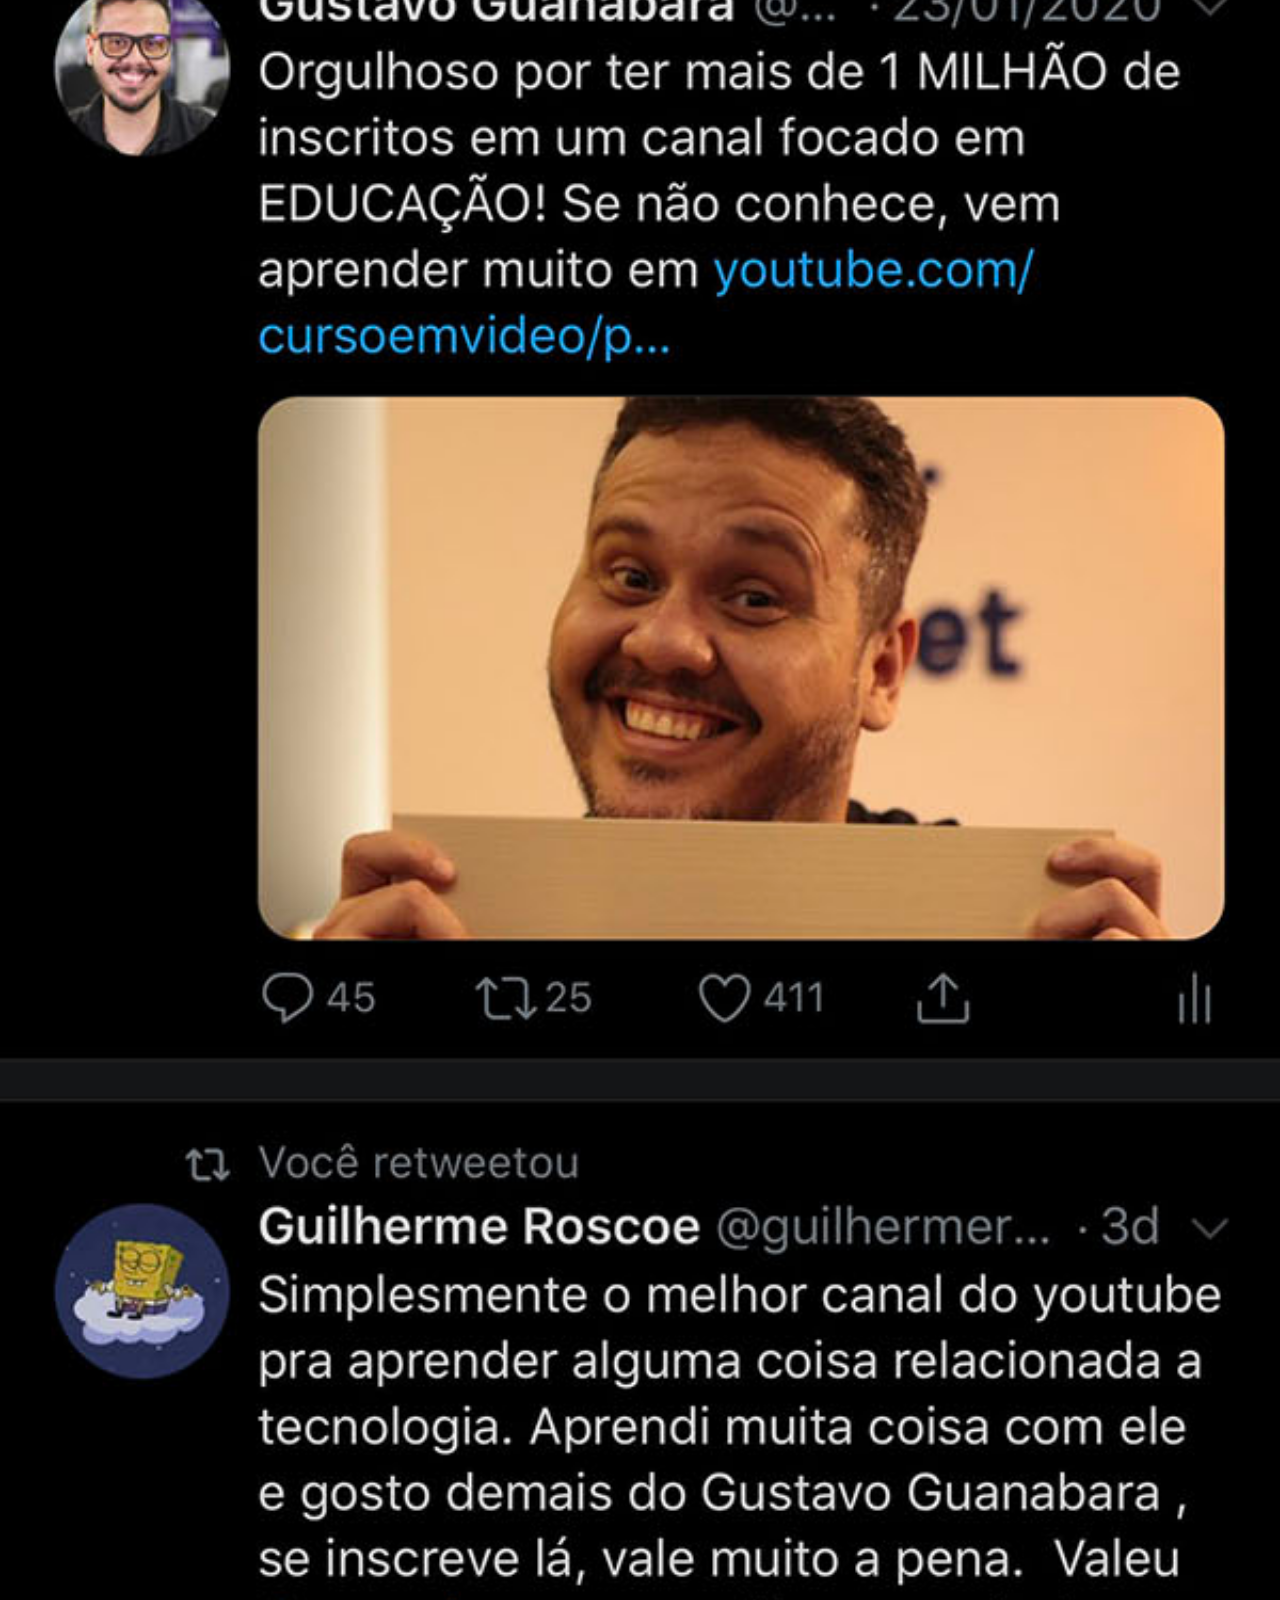
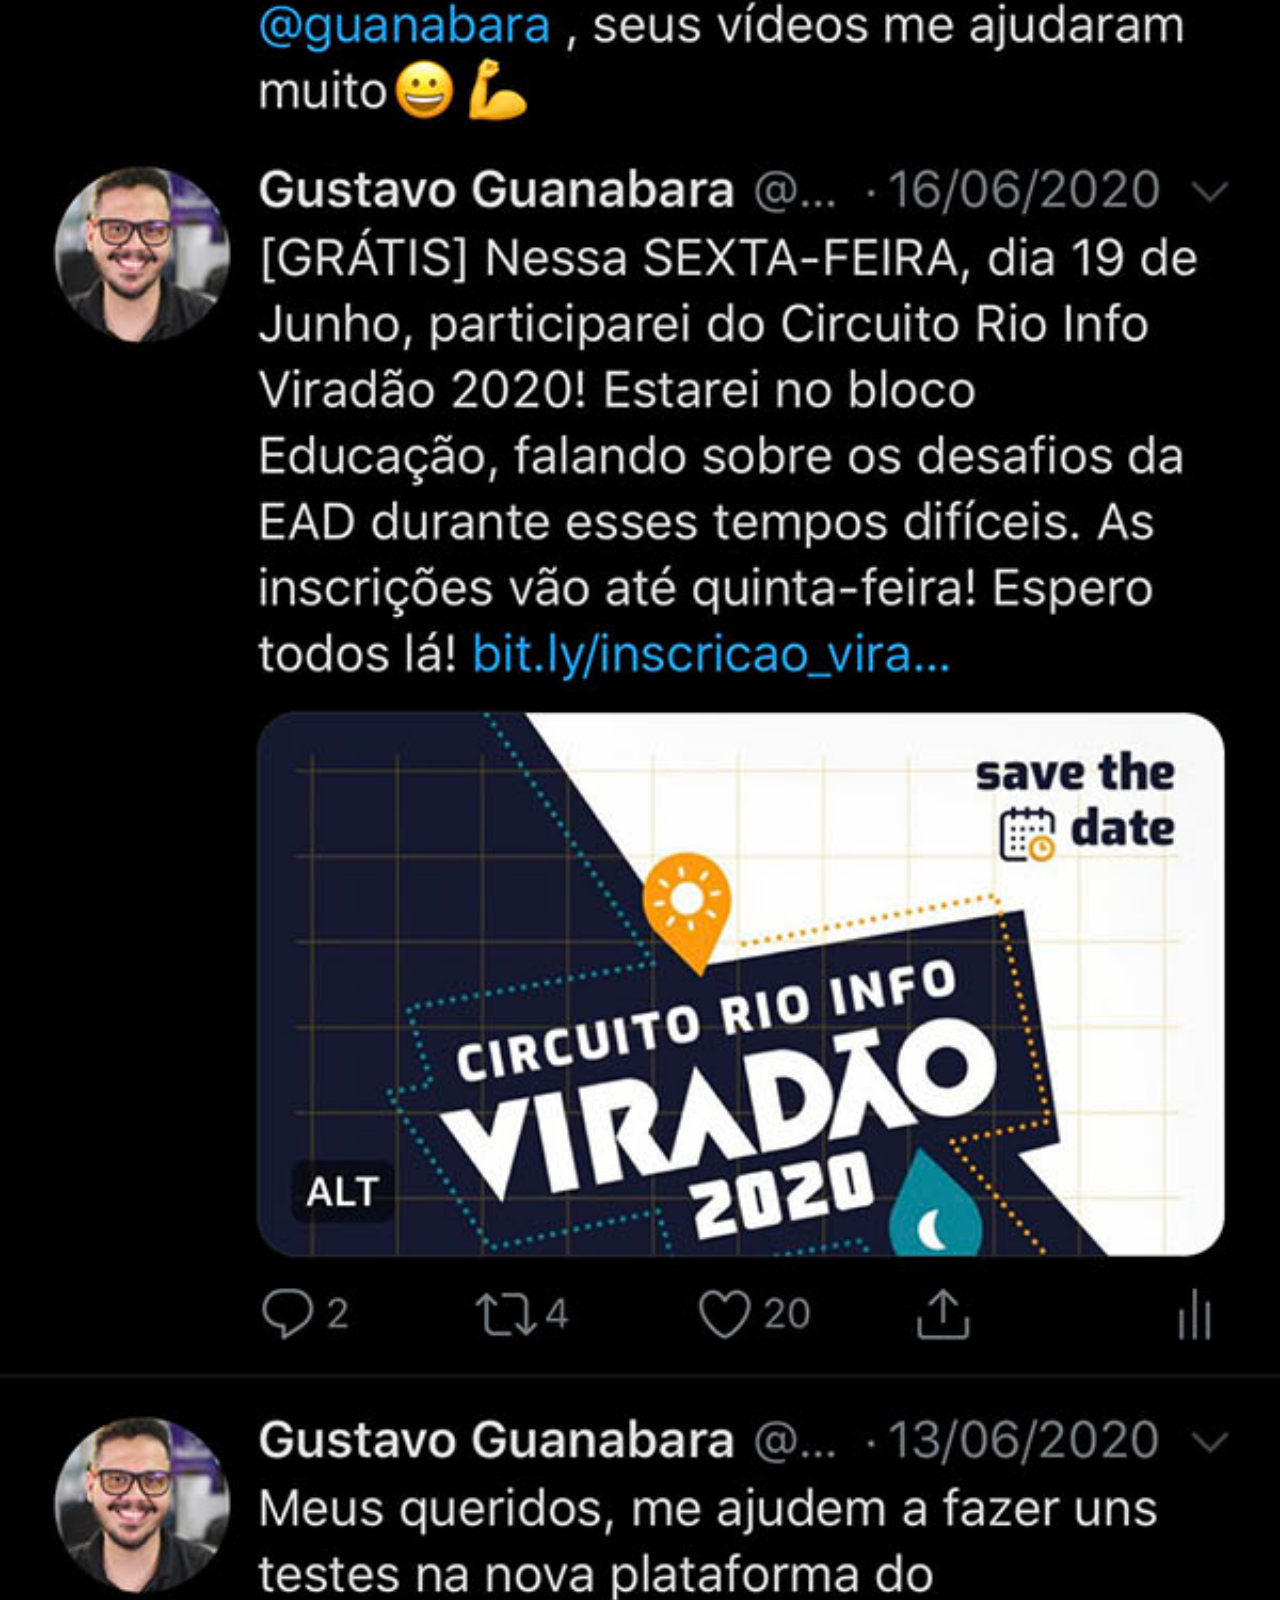
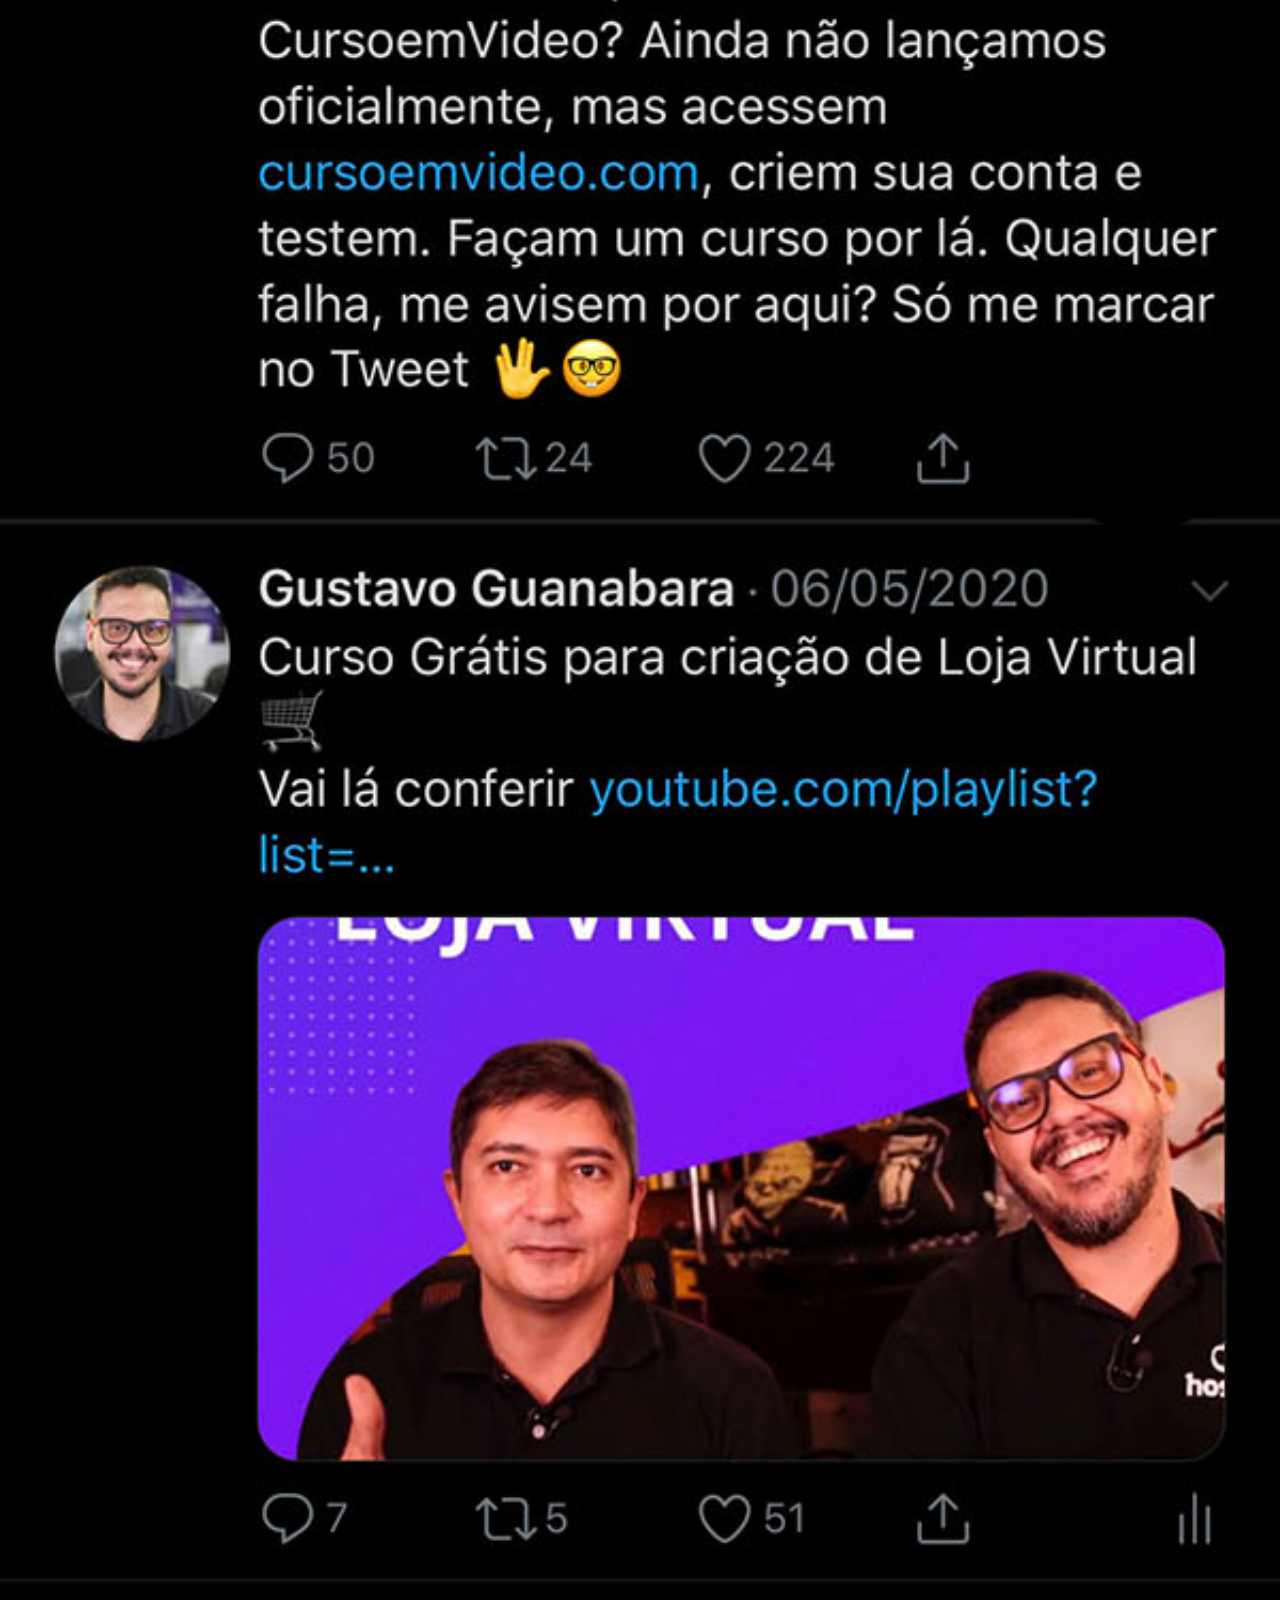
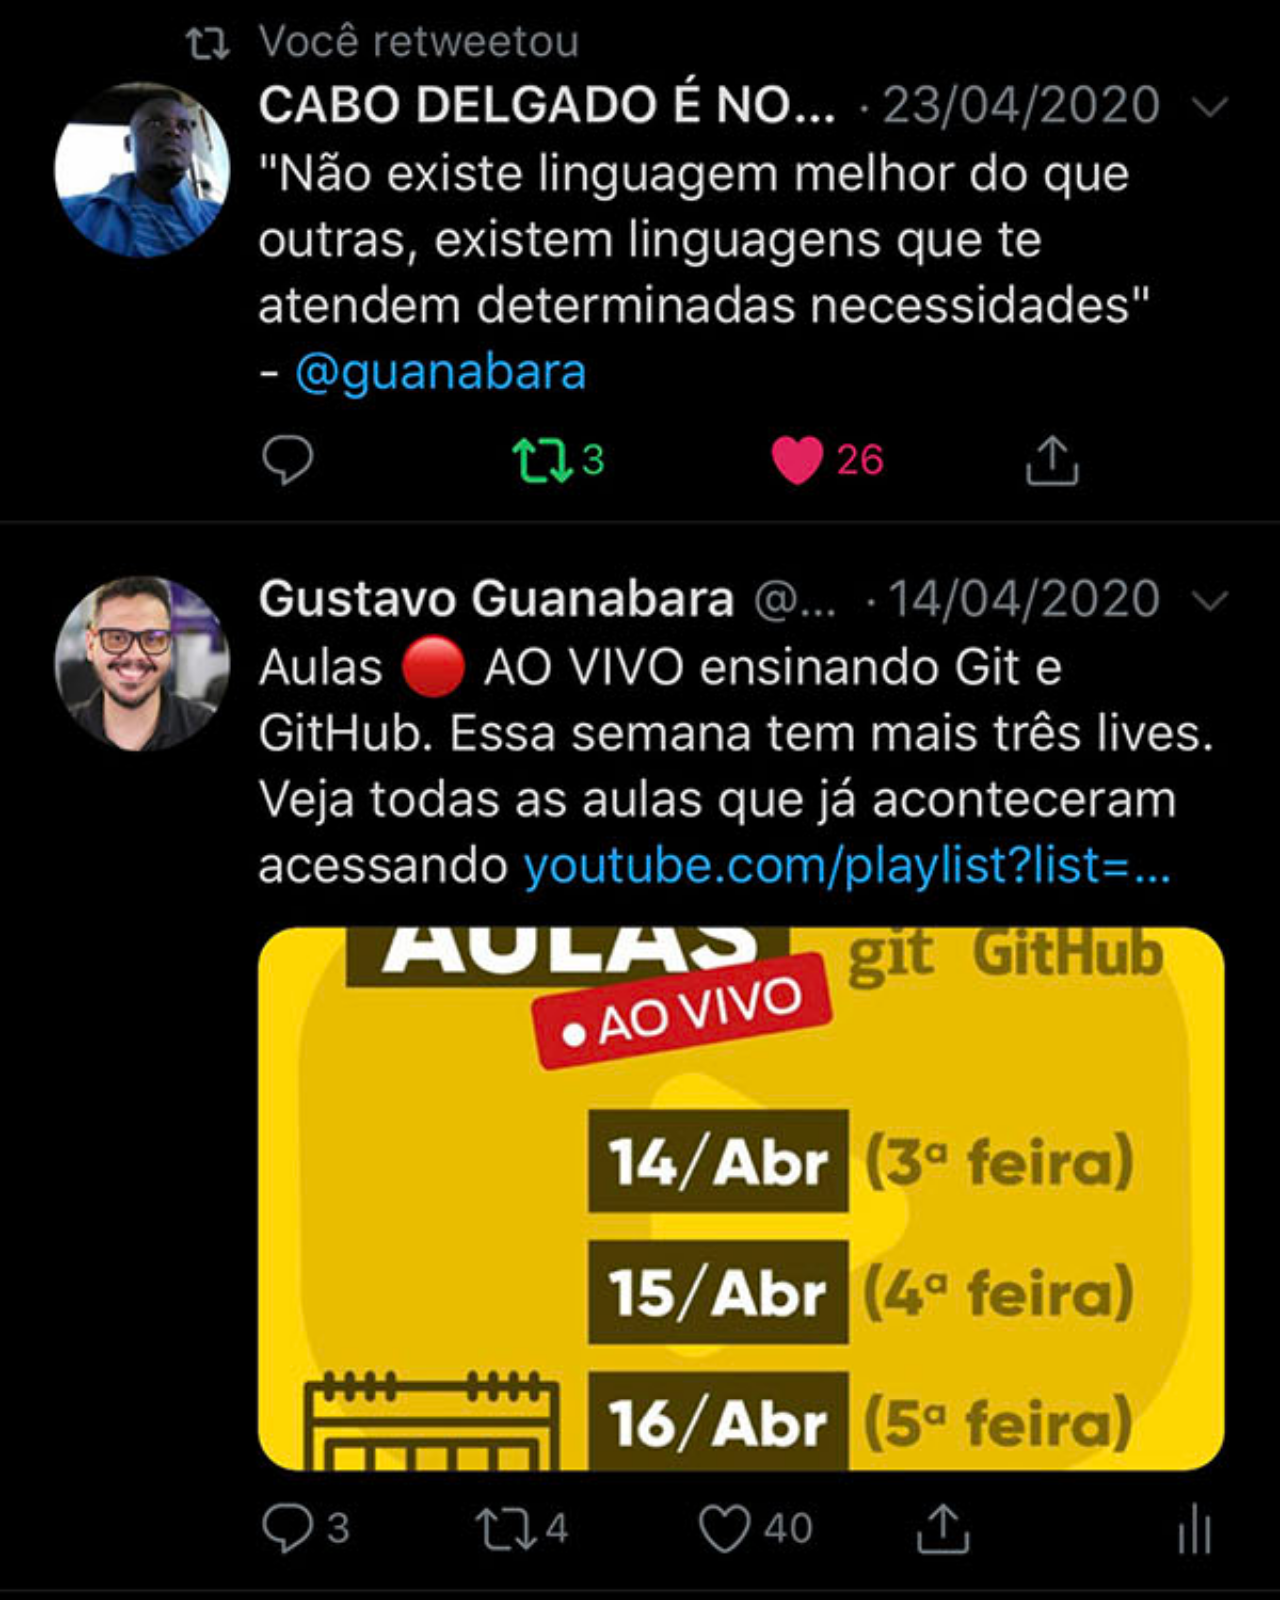
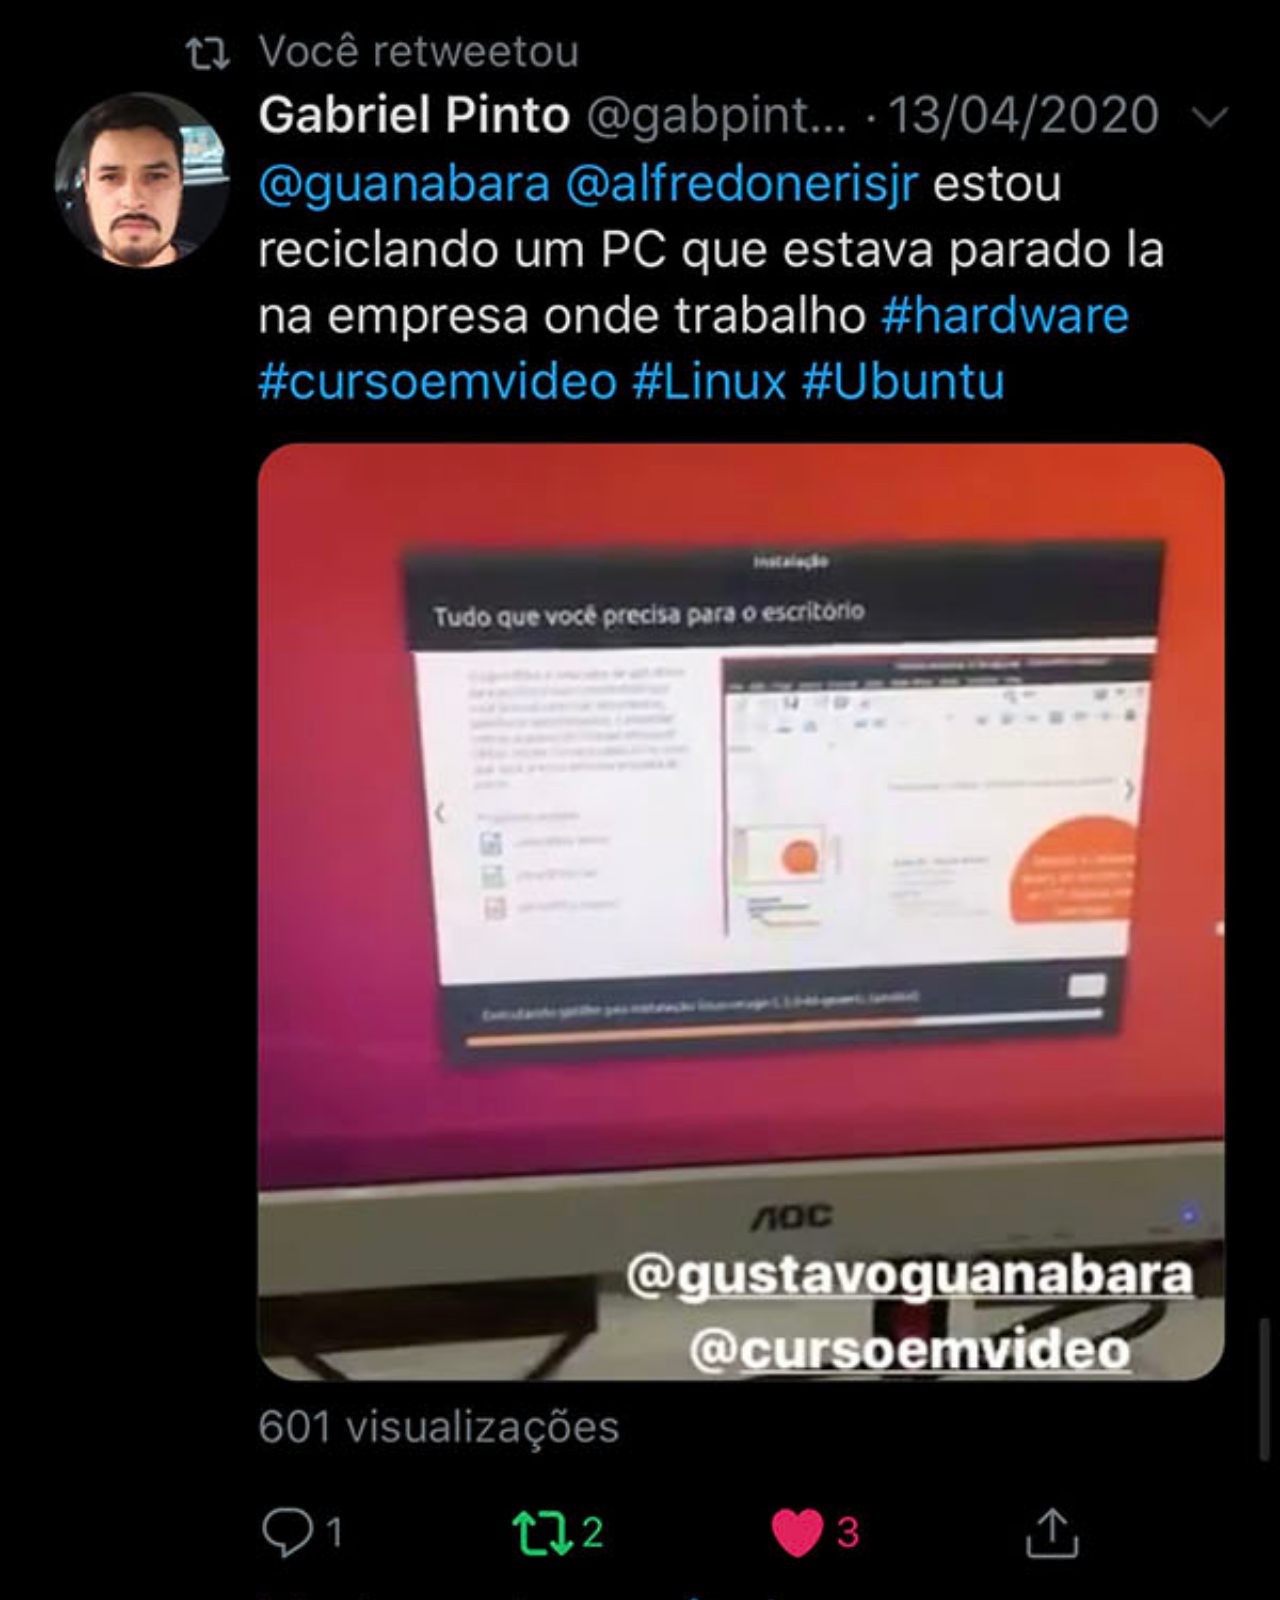
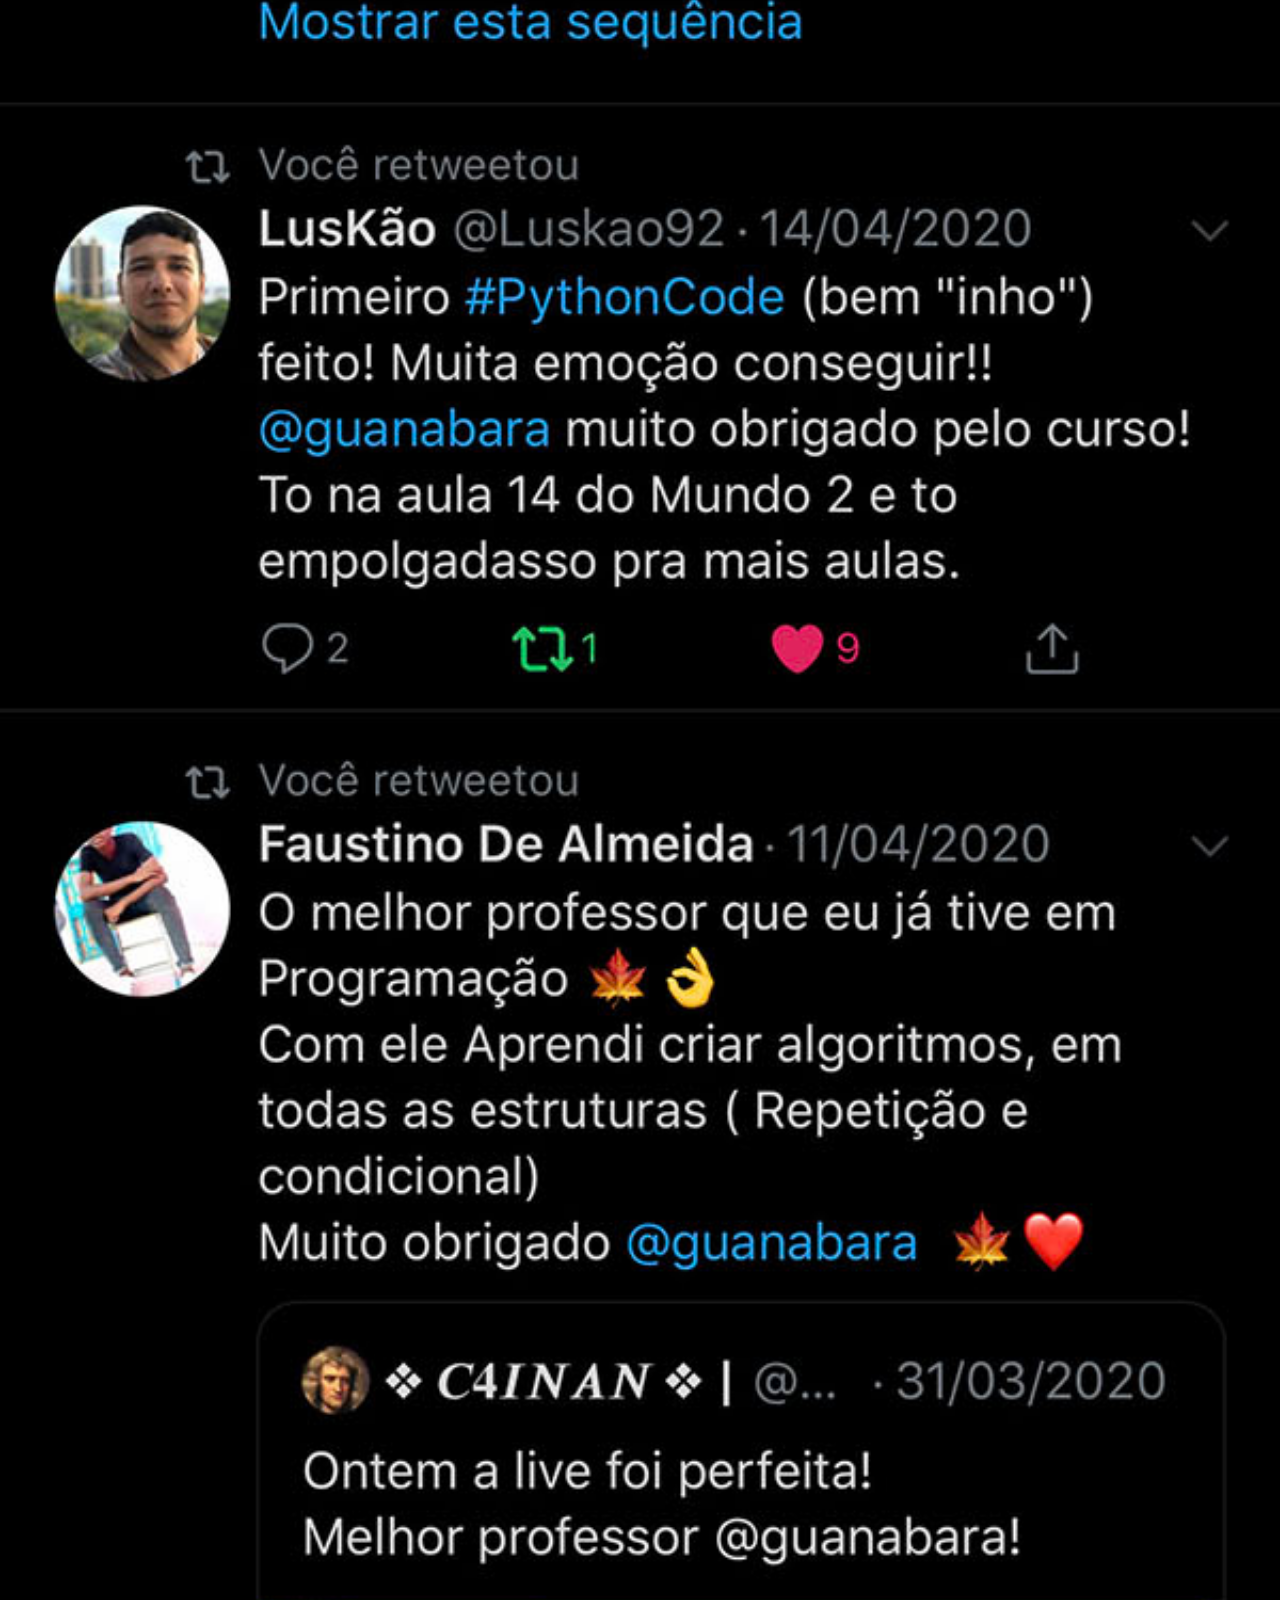
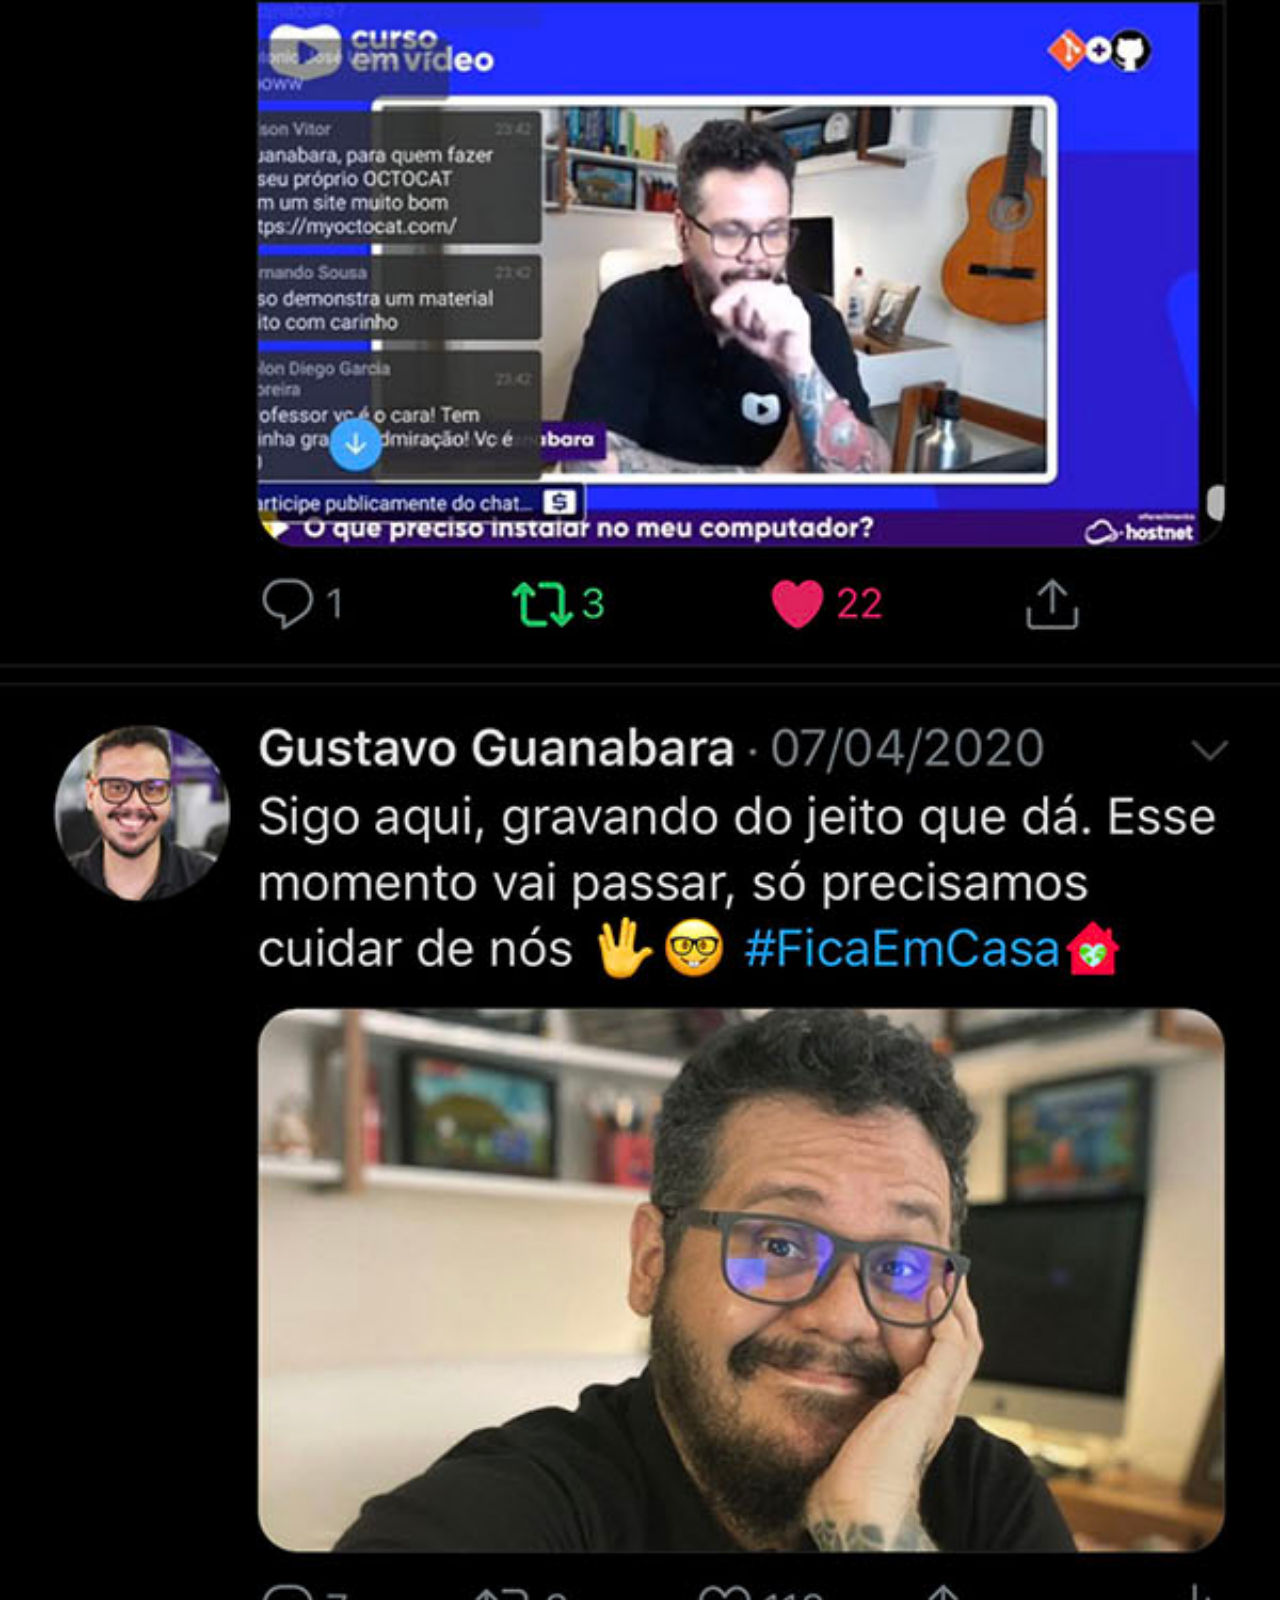
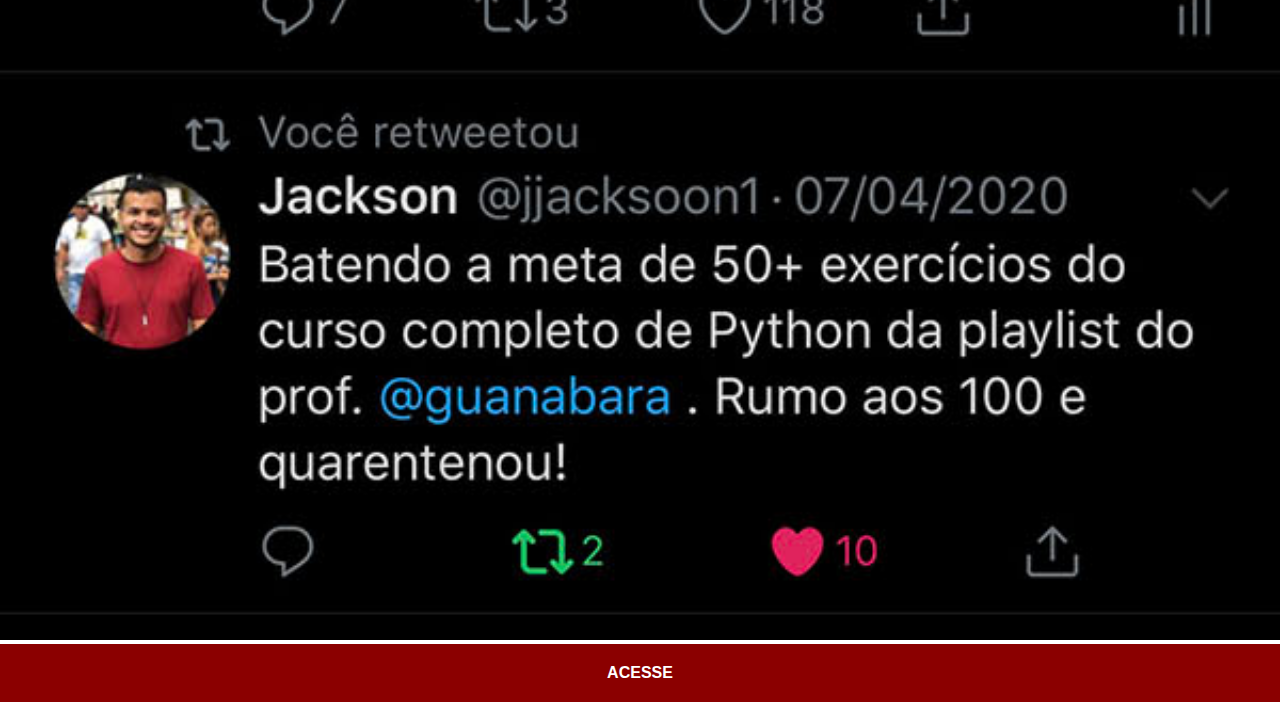
<file: twitter.html>
<!DOCTYPE html>
<html lang="pt-br">
<head>
    <meta charset="UTF-8">
    <meta http-equiv="X-UA-Compatible" content="IE=edge">
    <meta name="viewport" content="width=device-width, initial-scale=1.0">
    <title>Twitter</title>
    <link rel="stylesheet" href="estilos/social.css">
</head>
<body>
    <img src="imagens/tela-twitter.jpg" alt="Twitter">
    <a href="https://twitter.com/guanabara?s=20&t=8KAex0_mEtJNXxflM_sGig" target="_blank">ACESSE</a>
</body>
</html>
</file>
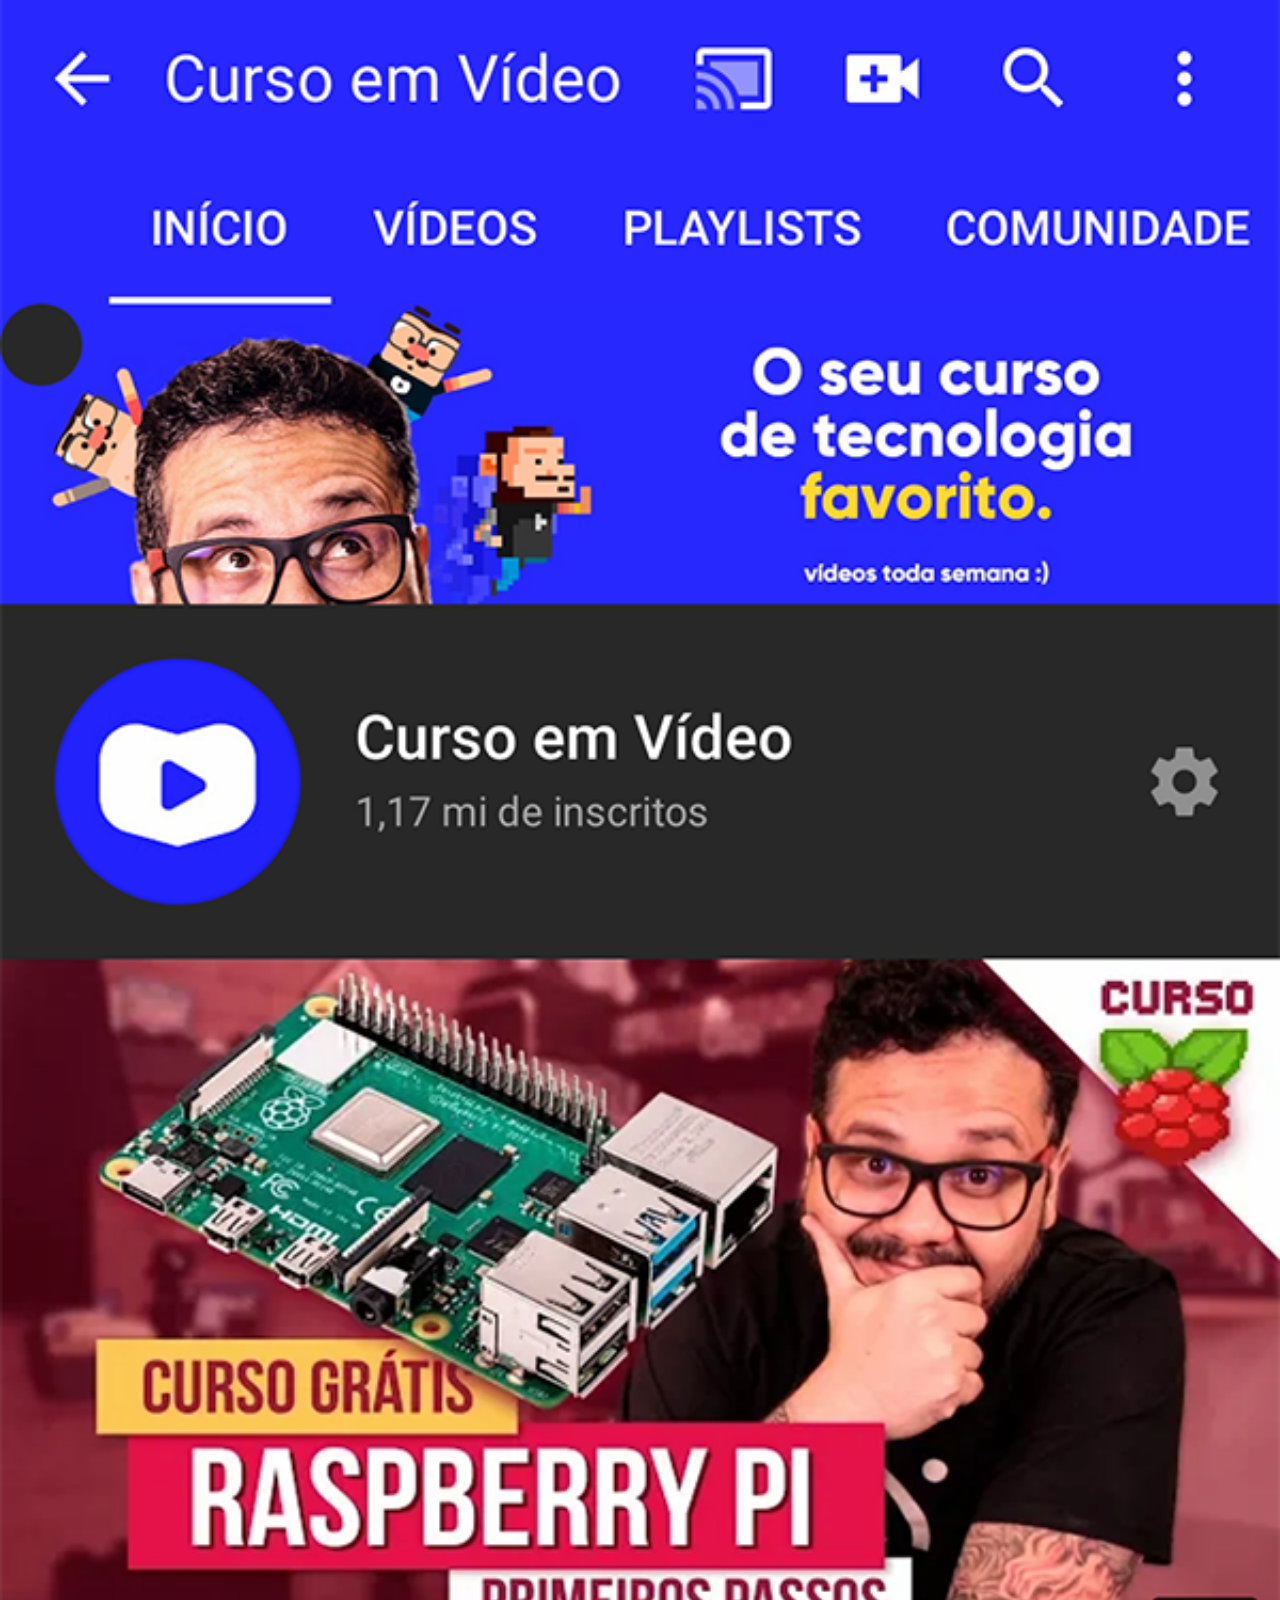
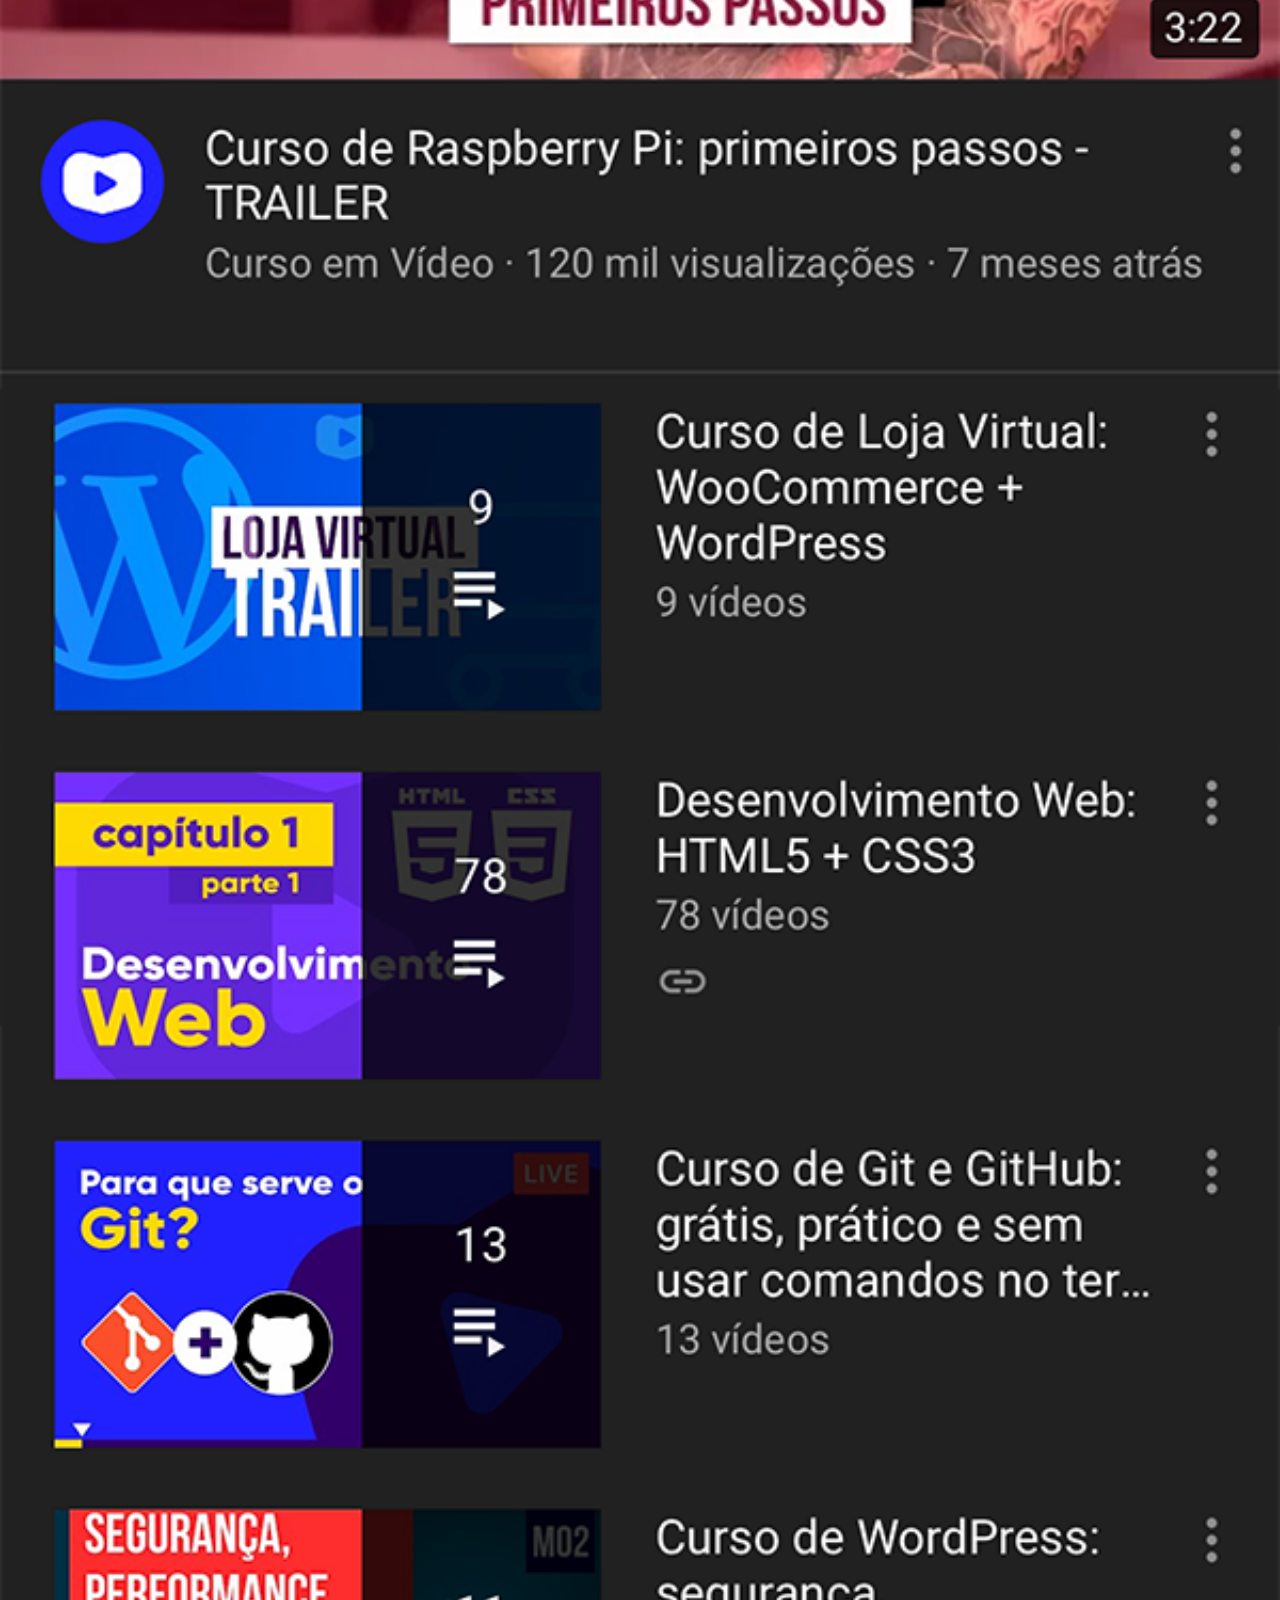
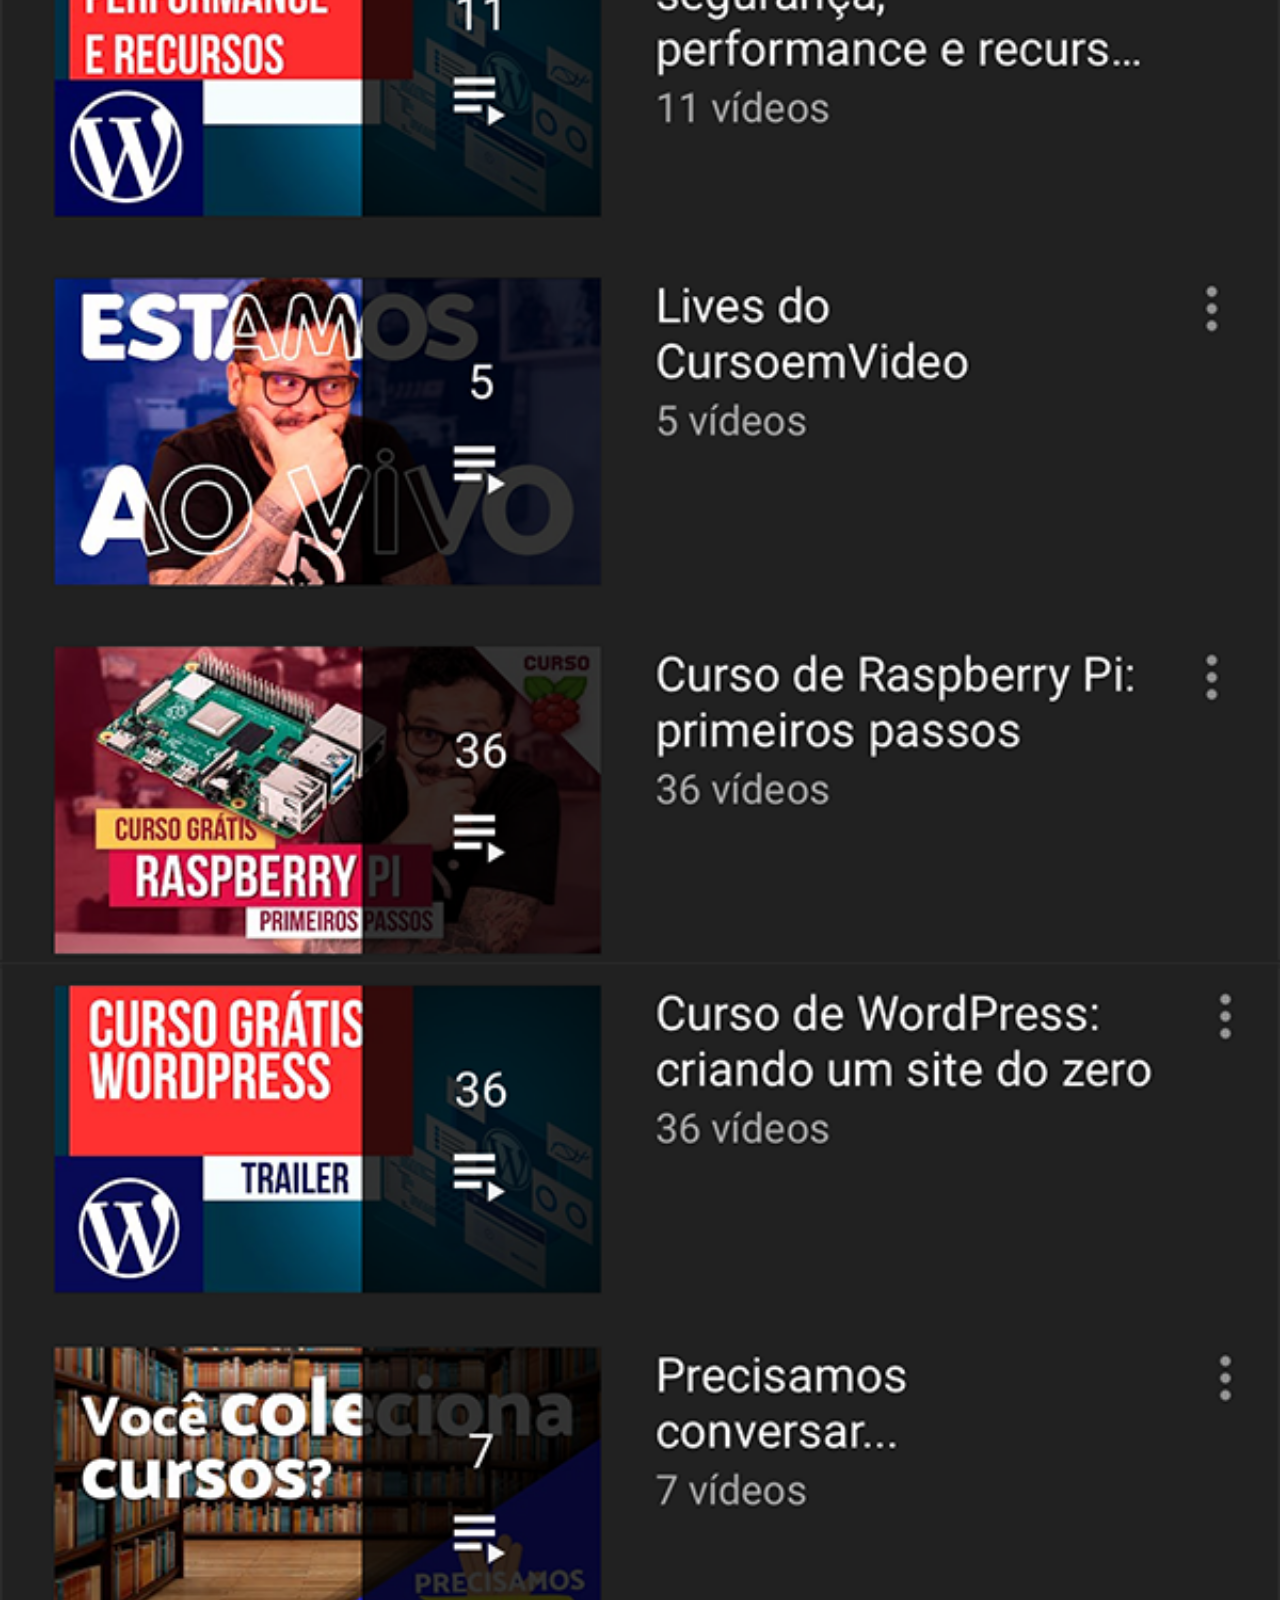
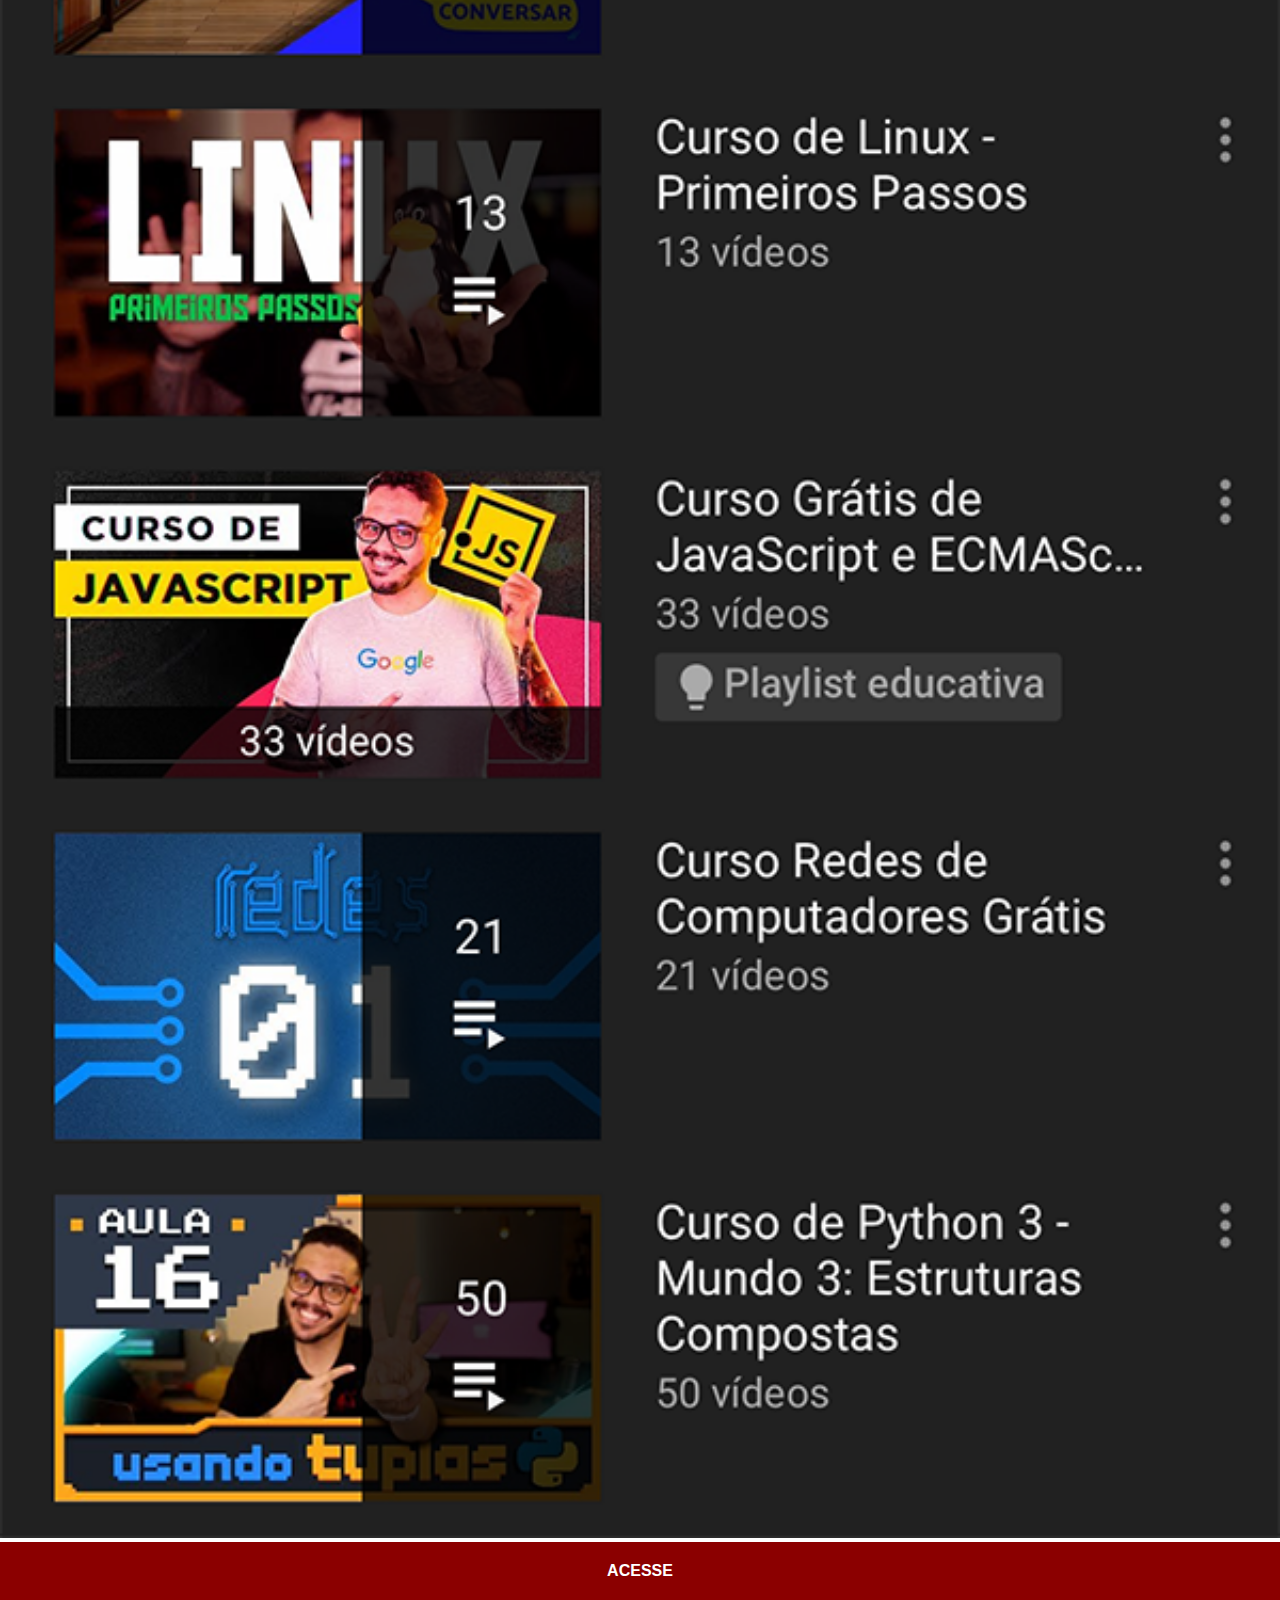
<file: youtube.html>
<!DOCTYPE html>
<html lang="pt-br">
<head>
    <meta charset="UTF-8">
    <meta http-equiv="X-UA-Compatible" content="IE=edge">
    <meta name="viewport" content="width=device-width, initial-scale=1.0">
    <title>YouTube</title>
    <link rel="stylesheet" href="estilos/social.css">
</head>
<body>
    <img src="imagens/tela-youtube.png" alt="YouTube">
    <a href="https://www.youtube.com/@CursoemVideo/playlists" target="_blank">ACESSE</a>
</body>
</html>
</file>
<file: estilos/style.css>
@charset "UTF-8";

* {
    margin: 0px;
    padding: 0px;
    font-family: Arial, Helvetica, sans-serif;
}

html, body {
    height: 100vh;
    width: 100vw;
    background-color: black;
}

body {
    background: url('../imagens/fundo-madeira.jpg') no-repeat top center;
    background-size: cover;
    background-attachment: fixed;
}

main {
    height: 100vh;
    position: relative;
}

section#telefone {
    position: absolute;
    top: 50%;
    left: 50%;
    transform: translate(-50%, -50%);
    
    height: 627px;
    width: 311px;
    background: url('../imagens/frame-iphone.png') no-repeat;
}

iframe#tela {
    position: relative;
    top: 80px;
    left: 22px;
    width: 267px;
    height: 471px;
}

section#redes-sociais {
    text-align: right;
}

section#redes-sociais img{
    width: 50px;
    margin: 10px;
    border-radius: 50%;
    box-shadow: 2px 2px 5px rgba(0, 0, 0, 0.400);
    box-sizing: border-box; /*borda passa a ser parte da caixa*/
}

section#redes-sociais img:hover {
    border: 2px solid rgba(255, 255, 255, 0.637);
    transform: translate(-3px, -3px);
    box-shadow: 5px 5px 10px rgba(0, 0, 0, 0.623);
    transition: transform .5s, border 1s;
}
</file>
<file: estilos/social.css>
@charset "UTF-8";

* {
    margin: 0px;
    padding: 0px;
    font-family: Arial, Helvetica, sans-serif;
}

::-webkit-scrollbar {
    width: 0px;
    height: 0px;
}

img {
    width: 100vw;
}

a {
    display: block;
    background-color: darkred;
    color: white;
    padding: 20px;
    text-align: center;
    font-weight: bolder;
    text-decoration: none;
} 

a:hover {
    background-color: red;
}
</file>
